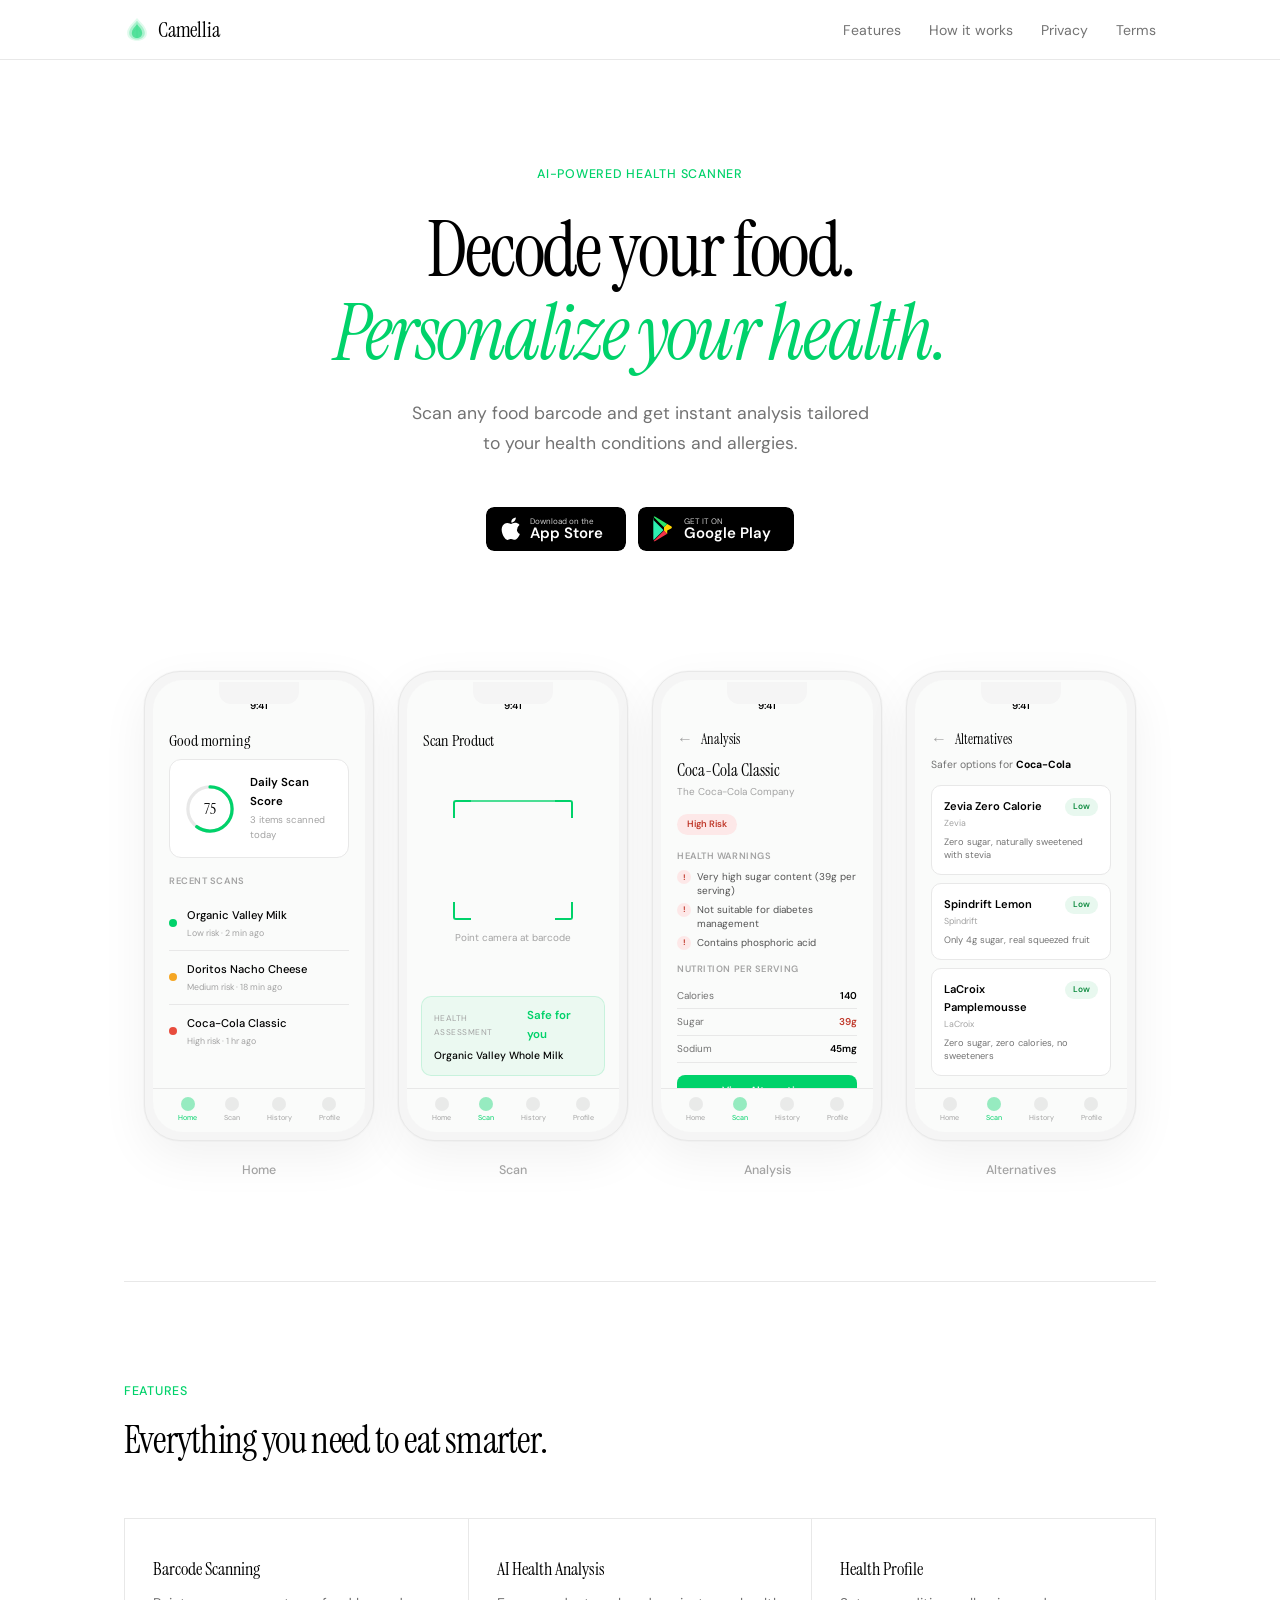
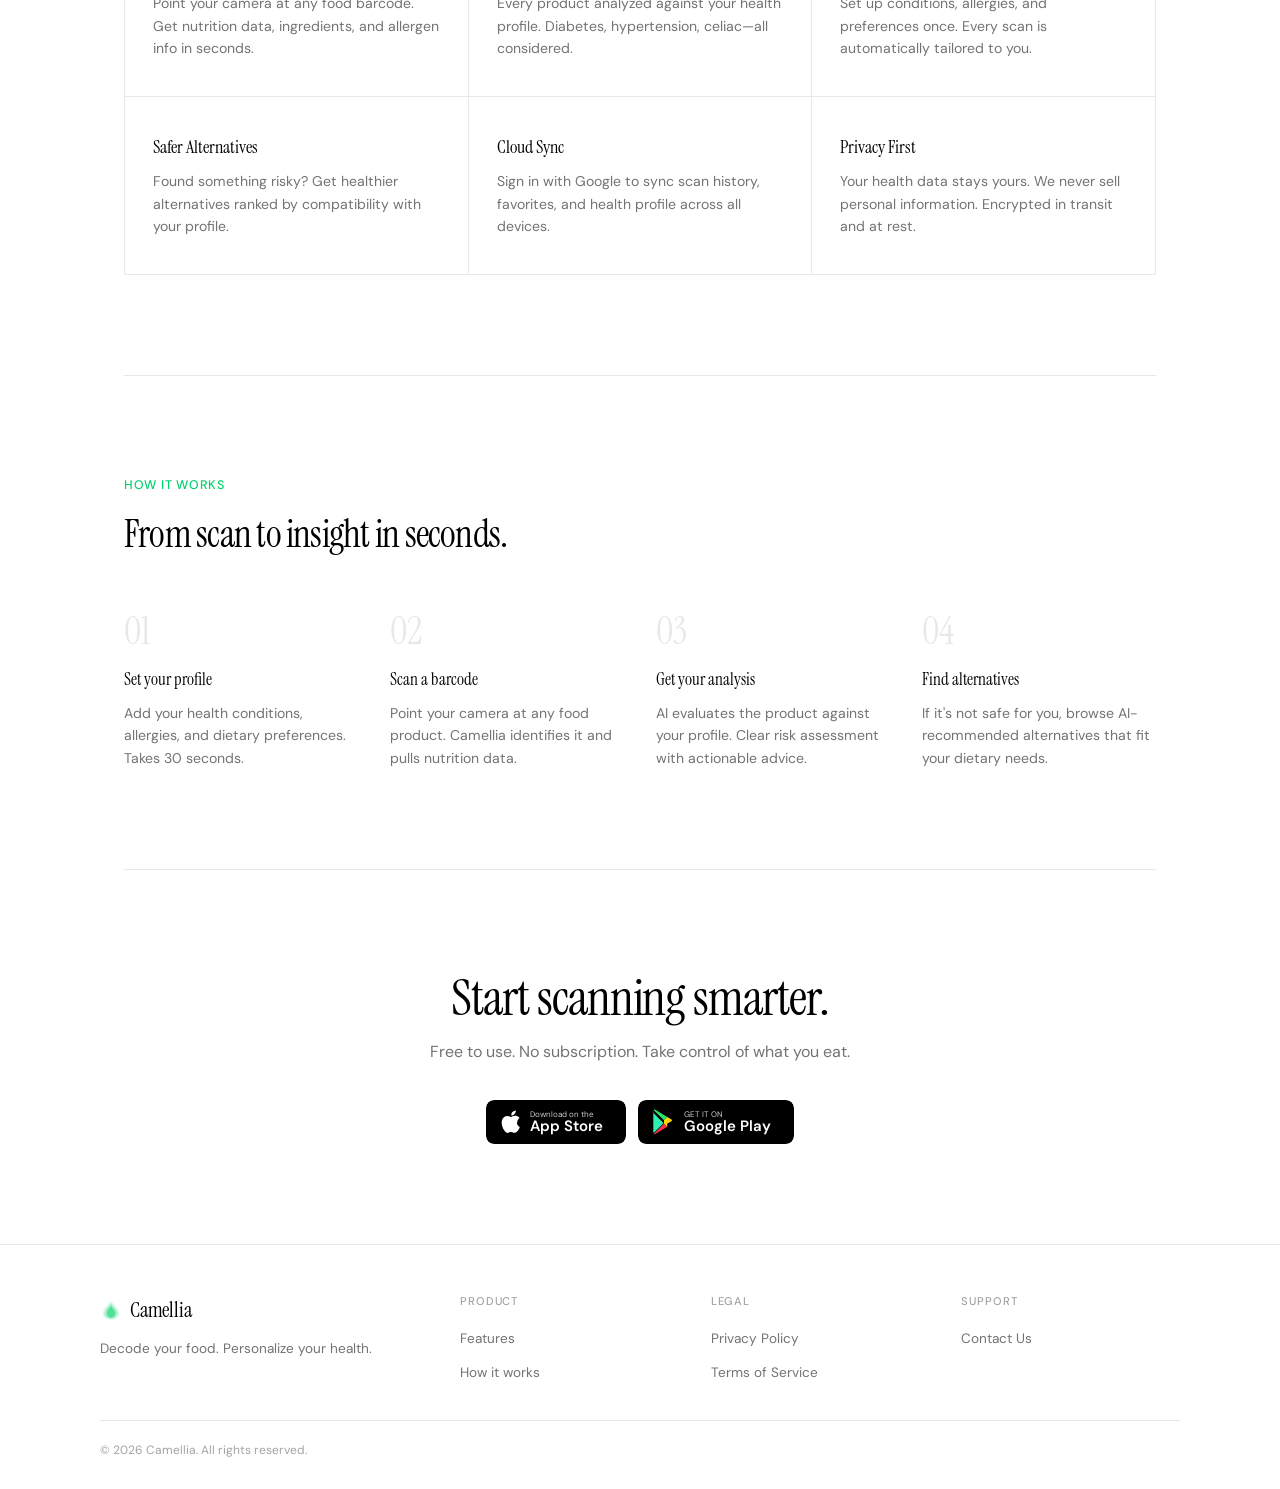
<file: index.html>
<!DOCTYPE html>
<html lang="en">
<head>
  <meta charset="UTF-8">
  <meta name="viewport" content="width=device-width, initial-scale=1.0">
  <title>Camellia — Decode Your Food. Personalize Your Health.</title>
  <meta name="description" content="Scan any food barcode and get instant, AI-powered health analysis personalized to your conditions and allergies.">
  <link rel="stylesheet" href="styles.css">
</head>
<body>

  <nav class="nav">
    <div class="nav-inner">
      <a href="index.html" class="nav-logo">
        <svg width="26" height="26" viewBox="0 0 100 100" fill="none">
          <path d="M50 8C35 25 12 45 12 65C12 84.882 29.118 95 50 95C70.882 95 88 84.882 88 65C88 45 65 25 50 8Z" fill="#00D26A" opacity="0.12"/>
          <path d="M50 18C38 32 20 48 20 65C20 80.464 33.536 90 50 90C66.464 90 80 80.464 80 65C80 48 62 32 50 18Z" fill="#00D26A" opacity="0.25"/>
          <path d="M50 32C42 42 30 53 30 65C30 76.046 38.954 85 50 85C61.046 85 70 76.046 70 65C70 53 58 42 50 32Z" fill="#00D26A" opacity="0.5"/>
          <path d="M50 28V85" stroke="#00D26A" stroke-width="1.5" opacity="0.4"/>
          <path d="M50 48C43 53 36 60 34 66" stroke="#00D26A" stroke-width="1" opacity="0.3"/>
          <path d="M50 48C57 53 64 60 66 66" stroke="#00D26A" stroke-width="1" opacity="0.3"/>
        </svg>
        Camellia
      </a>
      <ul class="nav-links">
        <li><a href="#features">Features</a></li>
        <li><a href="#how-it-works">How it works</a></li>
        <li><a href="privacy.html">Privacy</a></li>
        <li><a href="terms.html">Terms</a></li>
      </ul>
    </div>
  </nav>

  <!-- Hero -->
  <section class="hero">
    <div class="hero-label">AI-Powered Health Scanner</div>
    <h1>Decode your food.<br><em>Personalize your health.</em></h1>
    <p class="hero-desc">Scan any food barcode and get instant analysis tailored to your health conditions and allergies.</p>
    <div class="store-badges">
      <a href="#" class="store-badge">
        <svg width="140" height="44" viewBox="0 0 140 44" xmlns="http://www.w3.org/2000/svg">
          <rect width="140" height="44" rx="8" fill="#000"/>
          <g fill="#fff">
            <path d="M31.2 22.5c0-2.9 2.3-4.3 2.4-4.4-1.3-2-3.4-2.3-4.2-2.3-1.8-.2-3.5 1.1-4.4 1.1s-2.3-1-3.7-1c-1.9 0-3.7 1.1-4.7 2.8-2 3.5-.5 8.6 1.4 11.4.9 1.4 2.1 2.9 3.5 2.8 1.4-.1 2-1 3.7-1s2.2.9 3.7.9 2.5-1.4 3.4-2.7c1.1-1.6 1.5-3.1 1.5-3.2 0 0-2.9-1.1-2.9-4.4zM28.6 14.1c.8-.9 1.3-2.3 1.2-3.6-1.1.1-2.5.7-3.3 1.6-.7.8-1.4 2.2-1.2 3.5 1.3.1 2.5-.6 3.3-1.5z"/>
            <text x="44" y="17" font-family="'DM Sans',sans-serif" font-size="8" fill="#ccc">Download on the</text>
            <text x="44" y="31" font-family="'DM Sans',sans-serif" font-size="15" font-weight="600">App Store</text>
          </g>
        </svg>
      </a>
      <a href="#" class="store-badge">
        <svg width="156" height="44" viewBox="0 0 156 44" xmlns="http://www.w3.org/2000/svg">
          <rect width="156" height="44" rx="8" fill="#000"/>
          <g transform="translate(12, 9) scale(0.6)">
            <path d="M6.1 3.3c-.4.4-.6 1-.6 1.7V38c0 .7.2 1.3.6 1.7l.1.1 16.2-16.2v-.3L6.2 7.1l-.1-.1z" fill="#2CEFB1"/>
            <path d="M28.7 29.8l-5.4-5.4V18.6l5.4-5.4.1.1 6.4 3.6c1.8 1 1.8 2.7 0 3.8l-6.4 3.6-.1.1z" fill="#FFD600"/>
            <path d="M28.8 29.7l-5.5-5.5L6.1 41.5c.6.6 1.6.7 2.7.1L28.8 29.7z" fill="#F43249"/>
            <path d="M28.8 13.3L8.8 1.4C7.7.8 6.7.9 6.1 1.5l17.2 17.2 5.5-5.4z" fill="#2AE668"/>
          </g>
          <g fill="#fff">
            <text x="46" y="17" font-family="'DM Sans',sans-serif" font-size="8" fill="#ccc">GET IT ON</text>
            <text x="46" y="31" font-family="'DM Sans',sans-serif" font-size="15" font-weight="600">Google Play</text>
          </g>
        </svg>
      </a>
    </div>
  </section>

  <!-- App Screenshots -->
  <section class="screenshots">
    <div class="screenshots-inner">

      <!-- Screen 1: Home -->
      <div class="phone-device">
        <div class="phone-notch"></div>
        <div class="phone-screen">
          <div class="app-screen app-home">
            <div class="app-statusbar">9:41</div>
            <div class="app-header">Good morning</div>
            <div class="app-home-content">
              <div class="home-score-card">
                <div class="score-ring">
                  <svg viewBox="0 0 80 80">
                    <circle cx="40" cy="40" r="34" fill="none" stroke="#e8e8e8" stroke-width="5"/>
                    <circle cx="40" cy="40" r="34" fill="none" stroke="#00D26A" stroke-width="5" stroke-dasharray="171" stroke-dashoffset="43" stroke-linecap="round" transform="rotate(-90 40 40)"/>
                  </svg>
                  <span class="score-num">75</span>
                </div>
                <div class="score-info">
                  <div class="score-title">Daily Scan Score</div>
                  <div class="score-sub">3 items scanned today</div>
                </div>
              </div>
              <div class="home-section-label">Recent Scans</div>
              <div class="home-scan-item">
                <div class="scan-item-dot safe"></div>
                <div class="scan-item-info">
                  <div class="scan-item-name">Organic Valley Milk</div>
                  <div class="scan-item-meta">Low risk &middot; 2 min ago</div>
                </div>
              </div>
              <div class="home-scan-item">
                <div class="scan-item-dot warn"></div>
                <div class="scan-item-info">
                  <div class="scan-item-name">Doritos Nacho Cheese</div>
                  <div class="scan-item-meta">Medium risk &middot; 18 min ago</div>
                </div>
              </div>
              <div class="home-scan-item">
                <div class="scan-item-dot danger"></div>
                <div class="scan-item-info">
                  <div class="scan-item-name">Coca-Cola Classic</div>
                  <div class="scan-item-meta">High risk &middot; 1 hr ago</div>
                </div>
              </div>
            </div>
            <div class="app-navbar">
              <div class="app-nav-item active"><div class="app-nav-dot"></div>Home</div>
              <div class="app-nav-item"><div class="app-nav-dot"></div>Scan</div>
              <div class="app-nav-item"><div class="app-nav-dot"></div>History</div>
              <div class="app-nav-item"><div class="app-nav-dot"></div>Profile</div>
            </div>
          </div>
        </div>
      </div>

      <!-- Screen 2: Scan -->
      <div class="phone-device">
        <div class="phone-notch"></div>
        <div class="phone-screen">
          <div class="app-screen">
            <div class="app-statusbar">9:41</div>
            <div class="app-header">Scan Product</div>
            <div class="app-scan-area">
              <div class="scan-viewfinder">
                <div class="scan-corner tl"></div>
                <div class="scan-corner tr"></div>
                <div class="scan-corner bl"></div>
                <div class="scan-corner br"></div>
                <div class="scan-laser"></div>
              </div>
              <div class="scan-hint">Point camera at barcode</div>
            </div>
            <div class="app-result">
              <div class="app-result-row">
                <div class="app-result-label">Health Assessment</div>
                <div class="app-result-value">Safe for you</div>
              </div>
              <div class="app-result-product">Organic Valley Whole Milk</div>
            </div>
            <div class="app-navbar">
              <div class="app-nav-item"><div class="app-nav-dot"></div>Home</div>
              <div class="app-nav-item active"><div class="app-nav-dot"></div>Scan</div>
              <div class="app-nav-item"><div class="app-nav-dot"></div>History</div>
              <div class="app-nav-item"><div class="app-nav-dot"></div>Profile</div>
            </div>
          </div>
        </div>
      </div>

      <!-- Screen 3: Analysis -->
      <div class="phone-device">
        <div class="phone-notch"></div>
        <div class="phone-screen">
          <div class="app-screen app-analysis">
            <div class="app-statusbar">9:41</div>
            <div class="app-header-row">
              <span class="back-arrow">&larr;</span>
              <span>Analysis</span>
            </div>
            <div class="analysis-content">
              <div class="analysis-product">Coca-Cola Classic</div>
              <div class="analysis-brand">The Coca-Cola Company</div>
              <div class="analysis-badge danger">High Risk</div>
              <div class="analysis-section">
                <div class="analysis-section-title">Health Warnings</div>
                <div class="analysis-warning"><span class="warn-icon">!</span> Very high sugar content (39g per serving)</div>
                <div class="analysis-warning"><span class="warn-icon">!</span> Not suitable for diabetes management</div>
                <div class="analysis-warning"><span class="warn-icon">!</span> Contains phosphoric acid</div>
              </div>
              <div class="analysis-section">
                <div class="analysis-section-title">Nutrition per Serving</div>
                <div class="nutrition-row"><span>Calories</span><span class="nutrition-val">140</span></div>
                <div class="nutrition-row"><span>Sugar</span><span class="nutrition-val danger-text">39g</span></div>
                <div class="nutrition-row"><span>Sodium</span><span class="nutrition-val">45mg</span></div>
              </div>
              <div class="analysis-btn">View Alternatives</div>
            </div>
            <div class="app-navbar">
              <div class="app-nav-item"><div class="app-nav-dot"></div>Home</div>
              <div class="app-nav-item active"><div class="app-nav-dot"></div>Scan</div>
              <div class="app-nav-item"><div class="app-nav-dot"></div>History</div>
              <div class="app-nav-item"><div class="app-nav-dot"></div>Profile</div>
            </div>
          </div>
        </div>
      </div>

      <!-- Screen 4: Alternatives -->
      <div class="phone-device">
        <div class="phone-notch"></div>
        <div class="phone-screen">
          <div class="app-screen app-alts">
            <div class="app-statusbar">9:41</div>
            <div class="app-header-row">
              <span class="back-arrow">&larr;</span>
              <span>Alternatives</span>
            </div>
            <div class="alts-content">
              <div class="alts-for">Safer options for <strong>Coca-Cola</strong></div>
              <div class="alt-card">
                <div class="alt-card-top">
                  <div>
                    <div class="alt-name">Zevia Zero Calorie</div>
                    <div class="alt-brand">Zevia</div>
                  </div>
                  <div class="analysis-badge safe-sm">Low</div>
                </div>
                <div class="alt-reason">Zero sugar, naturally sweetened with stevia</div>
              </div>
              <div class="alt-card">
                <div class="alt-card-top">
                  <div>
                    <div class="alt-name">Spindrift Lemon</div>
                    <div class="alt-brand">Spindrift</div>
                  </div>
                  <div class="analysis-badge safe-sm">Low</div>
                </div>
                <div class="alt-reason">Only 4g sugar, real squeezed fruit</div>
              </div>
              <div class="alt-card">
                <div class="alt-card-top">
                  <div>
                    <div class="alt-name">LaCroix Pamplemousse</div>
                    <div class="alt-brand">LaCroix</div>
                  </div>
                  <div class="analysis-badge safe-sm">Low</div>
                </div>
                <div class="alt-reason">Zero sugar, zero calories, no sweeteners</div>
              </div>
            </div>
            <div class="app-navbar">
              <div class="app-nav-item"><div class="app-nav-dot"></div>Home</div>
              <div class="app-nav-item active"><div class="app-nav-dot"></div>Scan</div>
              <div class="app-nav-item"><div class="app-nav-dot"></div>History</div>
              <div class="app-nav-item"><div class="app-nav-dot"></div>Profile</div>
            </div>
          </div>
        </div>
      </div>

    </div>
    <div class="screenshots-labels">
      <span>Home</span><span>Scan</span><span>Analysis</span><span>Alternatives</span>
    </div>
  </section>

  <!-- Features -->
  <div class="divider"><div class="divider-line"></div></div>
  <section class="features" id="features">
    <div class="section-label">Features</div>
    <h2>Everything you need to eat smarter.</h2>
    <div class="features-grid">
      <div class="feature-card">
        <h3>Barcode Scanning</h3>
        <p>Point your camera at any food barcode. Get nutrition data, ingredients, and allergen info in seconds.</p>
      </div>
      <div class="feature-card">
        <h3>AI Health Analysis</h3>
        <p>Every product analyzed against your health profile. Diabetes, hypertension, celiac&mdash;all considered.</p>
      </div>
      <div class="feature-card">
        <h3>Health Profile</h3>
        <p>Set up conditions, allergies, and preferences once. Every scan is automatically tailored to you.</p>
      </div>
      <div class="feature-card">
        <h3>Safer Alternatives</h3>
        <p>Found something risky? Get healthier alternatives ranked by compatibility with your profile.</p>
      </div>
      <div class="feature-card">
        <h3>Cloud Sync</h3>
        <p>Sign in with Google to sync scan history, favorites, and health profile across all devices.</p>
      </div>
      <div class="feature-card">
        <h3>Privacy First</h3>
        <p>Your health data stays yours. We never sell personal information. Encrypted in transit and at rest.</p>
      </div>
    </div>
  </section>

  <!-- How It Works -->
  <div class="divider"><div class="divider-line"></div></div>
  <section class="how-section" id="how-it-works">
    <div class="section-label">How it works</div>
    <h2>From scan to insight in seconds.</h2>
    <div class="steps">
      <div class="step">
        <div class="step-num">01</div>
        <h3>Set your profile</h3>
        <p>Add your health conditions, allergies, and dietary preferences. Takes 30 seconds.</p>
      </div>
      <div class="step">
        <div class="step-num">02</div>
        <h3>Scan a barcode</h3>
        <p>Point your camera at any food product. Camellia identifies it and pulls nutrition data.</p>
      </div>
      <div class="step">
        <div class="step-num">03</div>
        <h3>Get your analysis</h3>
        <p>AI evaluates the product against your profile. Clear risk assessment with actionable advice.</p>
      </div>
      <div class="step">
        <div class="step-num">04</div>
        <h3>Find alternatives</h3>
        <p>If it's not safe for you, browse AI-recommended alternatives that fit your dietary needs.</p>
      </div>
    </div>
  </section>

  <!-- CTA -->
  <div class="divider"><div class="divider-line"></div></div>
  <section class="cta-section">
    <h2>Start scanning smarter.</h2>
    <p>Free to use. No subscription. Take control of what you eat.</p>
    <div class="store-badges">
      <a href="#" class="store-badge">
        <svg width="140" height="44" viewBox="0 0 140 44" xmlns="http://www.w3.org/2000/svg">
          <rect width="140" height="44" rx="8" fill="#000"/>
          <g fill="#fff">
            <path d="M31.2 22.5c0-2.9 2.3-4.3 2.4-4.4-1.3-2-3.4-2.3-4.2-2.3-1.8-.2-3.5 1.1-4.4 1.1s-2.3-1-3.7-1c-1.9 0-3.7 1.1-4.7 2.8-2 3.5-.5 8.6 1.4 11.4.9 1.4 2.1 2.9 3.5 2.8 1.4-.1 2-1 3.7-1s2.2.9 3.7.9 2.5-1.4 3.4-2.7c1.1-1.6 1.5-3.1 1.5-3.2 0 0-2.9-1.1-2.9-4.4zM28.6 14.1c.8-.9 1.3-2.3 1.2-3.6-1.1.1-2.5.7-3.3 1.6-.7.8-1.4 2.2-1.2 3.5 1.3.1 2.5-.6 3.3-1.5z"/>
            <text x="44" y="17" font-family="'DM Sans',sans-serif" font-size="8" fill="#ccc">Download on the</text>
            <text x="44" y="31" font-family="'DM Sans',sans-serif" font-size="15" font-weight="600">App Store</text>
          </g>
        </svg>
      </a>
      <a href="#" class="store-badge">
        <svg width="156" height="44" viewBox="0 0 156 44" xmlns="http://www.w3.org/2000/svg">
          <rect width="156" height="44" rx="8" fill="#000"/>
          <g transform="translate(12, 9) scale(0.6)">
            <path d="M6.1 3.3c-.4.4-.6 1-.6 1.7V38c0 .7.2 1.3.6 1.7l.1.1 16.2-16.2v-.3L6.2 7.1l-.1-.1z" fill="#2CEFB1"/>
            <path d="M28.7 29.8l-5.4-5.4V18.6l5.4-5.4.1.1 6.4 3.6c1.8 1 1.8 2.7 0 3.8l-6.4 3.6-.1.1z" fill="#FFD600"/>
            <path d="M28.8 29.7l-5.5-5.5L6.1 41.5c.6.6 1.6.7 2.7.1L28.8 29.7z" fill="#F43249"/>
            <path d="M28.8 13.3L8.8 1.4C7.7.8 6.7.9 6.1 1.5l17.2 17.2 5.5-5.4z" fill="#2AE668"/>
          </g>
          <g fill="#fff">
            <text x="46" y="17" font-family="'DM Sans',sans-serif" font-size="8" fill="#ccc">GET IT ON</text>
            <text x="46" y="31" font-family="'DM Sans',sans-serif" font-size="15" font-weight="600">Google Play</text>
          </g>
        </svg>
      </a>
    </div>
  </section>

  <!-- Footer -->
  <footer class="footer">
    <div class="footer-inner">
      <div class="footer-brand">
        <a href="index.html" class="nav-logo">
          <svg width="22" height="22" viewBox="0 0 100 100" fill="none"><path d="M50 8C35 25 12 45 12 65C12 84.882 29.118 95 50 95C70.882 95 88 84.882 88 65C88 45 65 25 50 8Z" fill="#00D26A" opacity="0.12"/><path d="M50 18C38 32 20 48 20 65C20 80.464 33.536 90 50 90C66.464 90 80 80.464 80 65C80 48 62 32 50 18Z" fill="#00D26A" opacity="0.25"/><path d="M50 32C42 42 30 53 30 65C30 76.046 38.954 85 50 85C61.046 85 70 76.046 70 65C70 53 58 42 50 32Z" fill="#00D26A" opacity="0.5"/><path d="M50 28V85" stroke="#00D26A" stroke-width="1.5" opacity="0.4"/></svg>
          Camellia
        </a>
        <p>Decode your food. Personalize your health.</p>
      </div>
      <div class="footer-links">
        <h4>Product</h4>
        <ul>
          <li><a href="#features">Features</a></li>
          <li><a href="#how-it-works">How it works</a></li>
        </ul>
      </div>
      <div class="footer-links">
        <h4>Legal</h4>
        <ul>
          <li><a href="privacy.html">Privacy Policy</a></li>
          <li><a href="terms.html">Terms of Service</a></li>
        </ul>
      </div>
      <div class="footer-links">
        <h4>Support</h4>
        <ul>
          <li><a href="mailto:support@camellia.app">Contact Us</a></li>
        </ul>
      </div>
    </div>
    <div class="footer-bottom">&copy; 2026 Camellia. All rights reserved.</div>
  </footer>

</body>
</html>
</file>
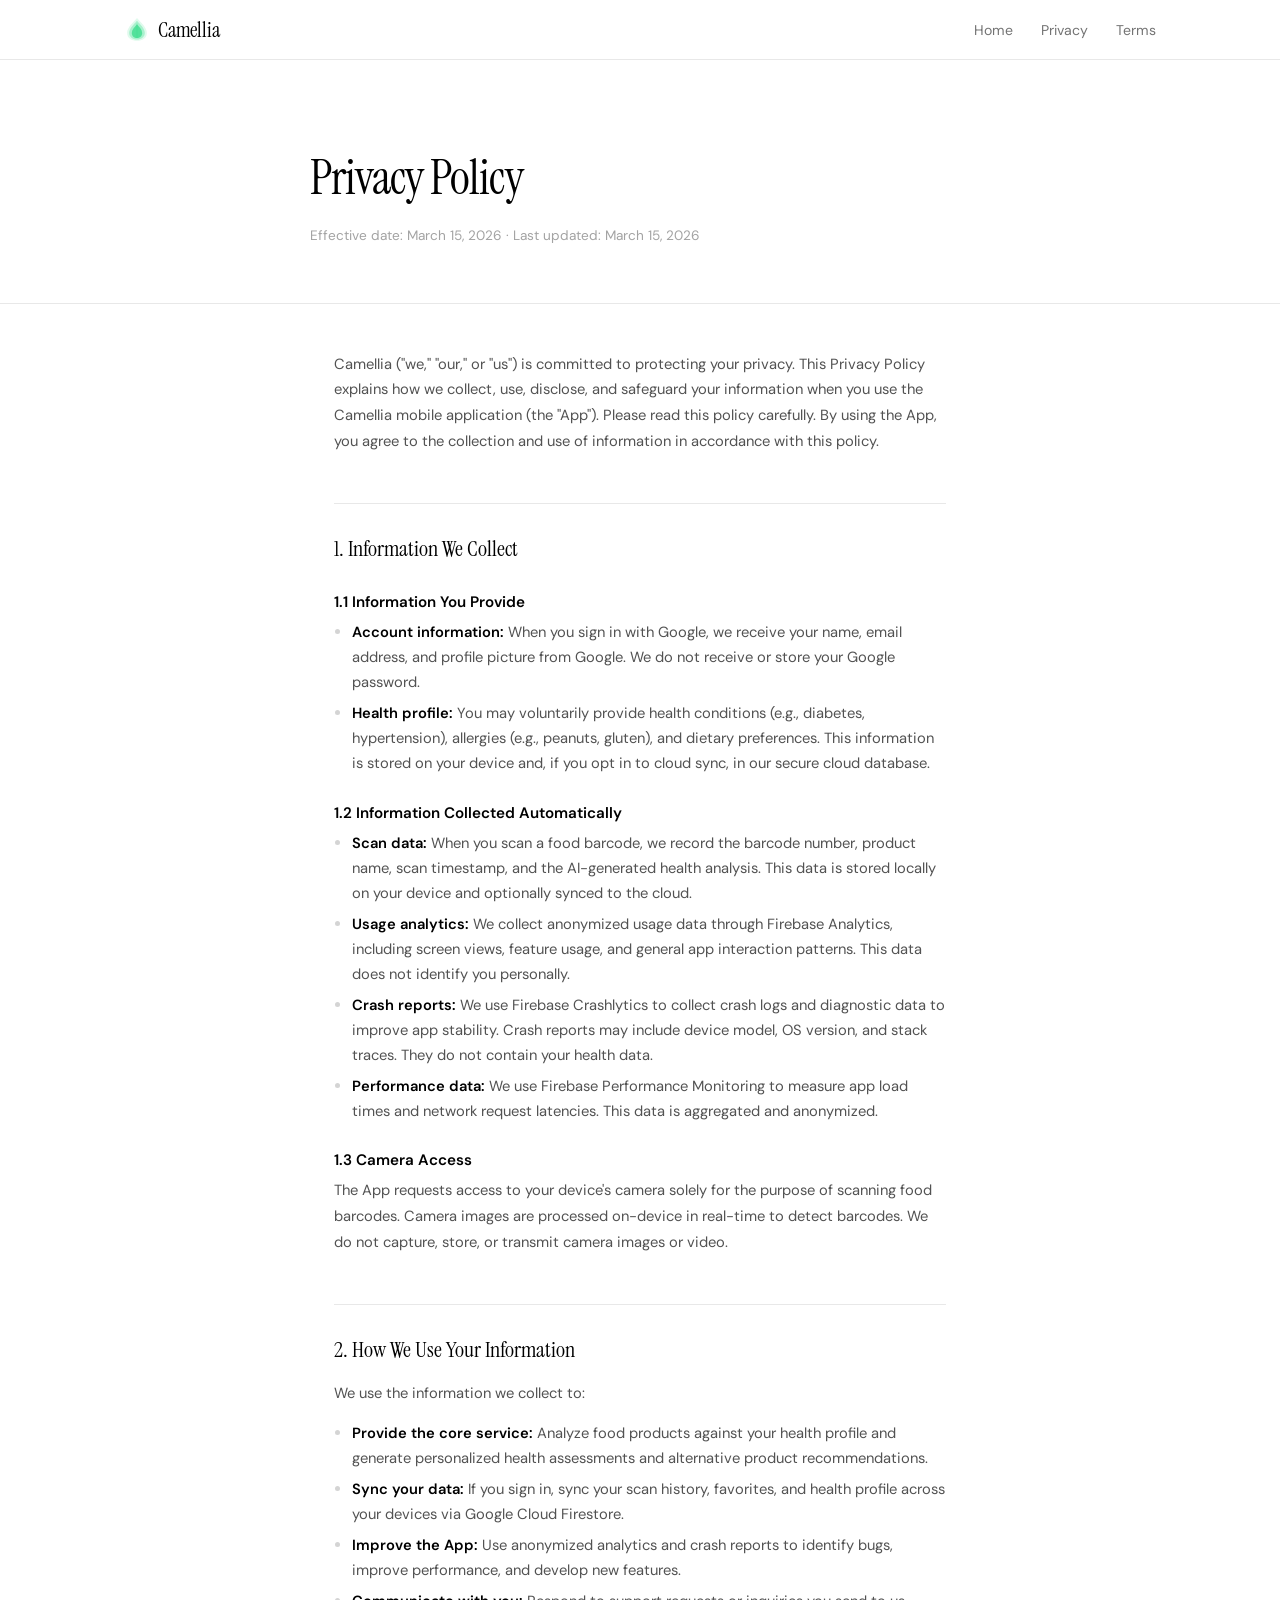
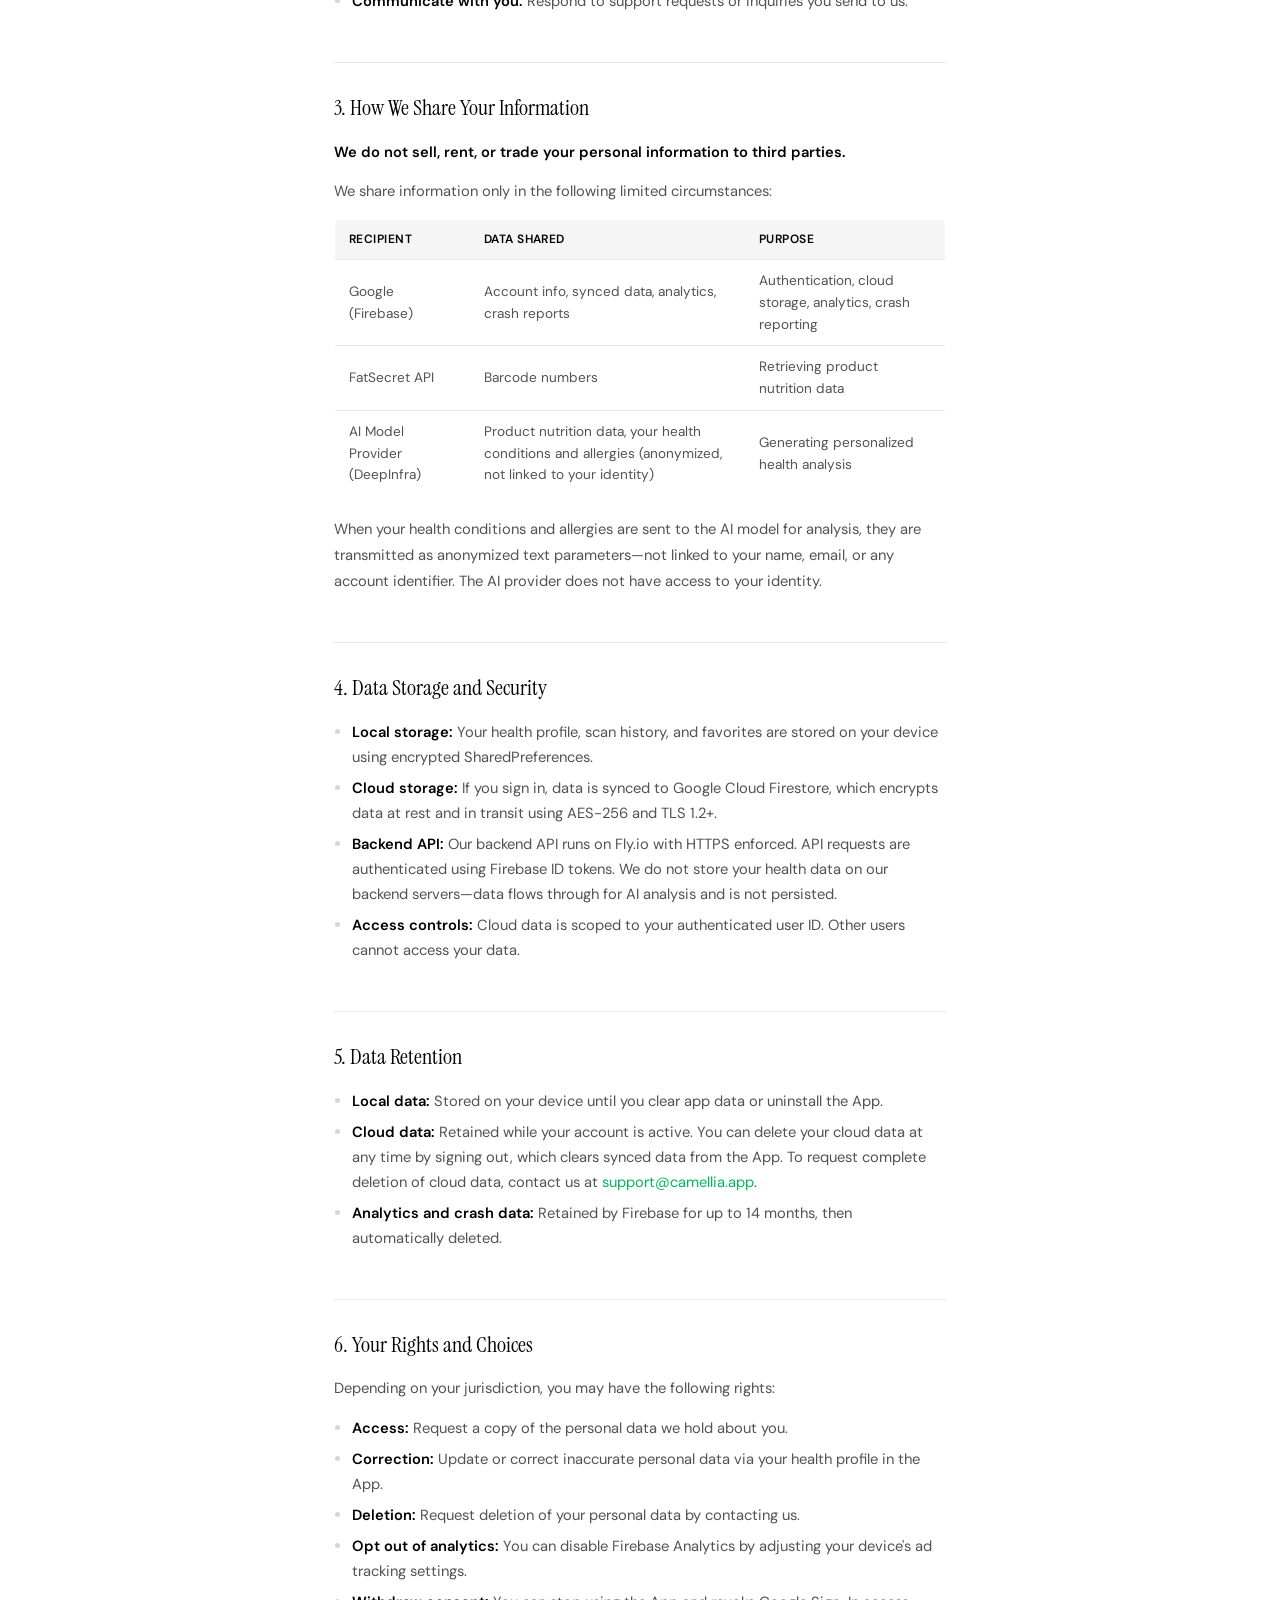
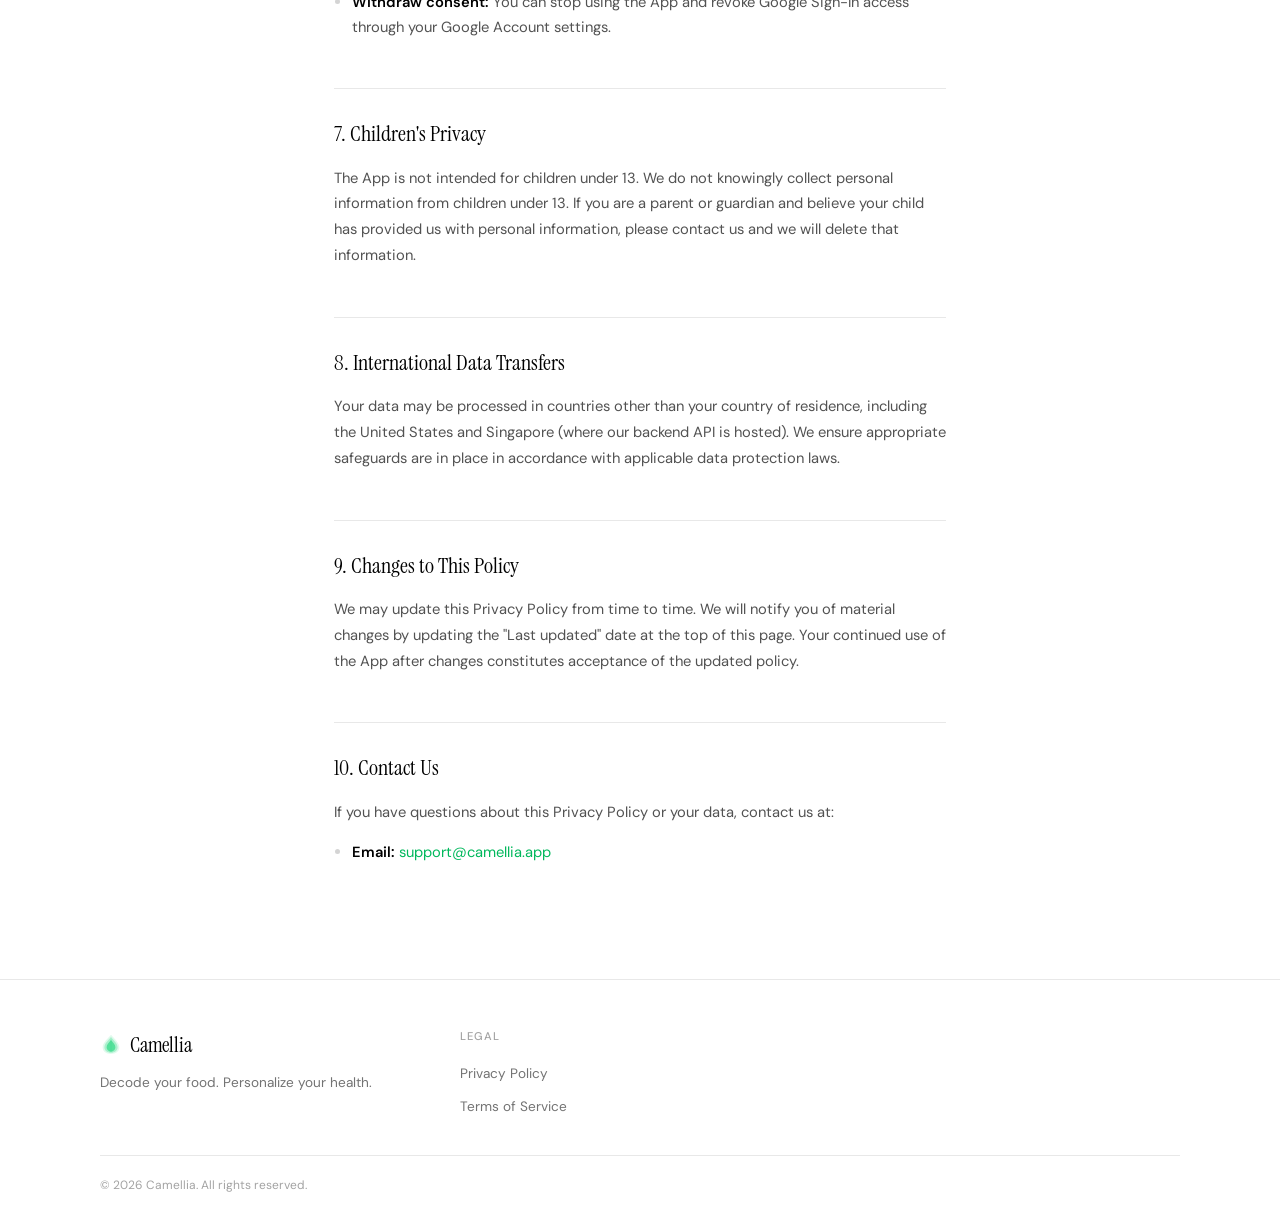
<file: privacy.html>
<!DOCTYPE html>
<html lang="en">
<head>
  <meta charset="UTF-8">
  <meta name="viewport" content="width=device-width, initial-scale=1.0">
  <title>Privacy Policy — Camellia</title>
  <meta name="description" content="Camellia Privacy Policy — how we collect, use, and protect your data.">
  <link rel="stylesheet" href="styles.css">
</head>
<body>

  <nav class="nav">
    <div class="nav-inner">
      <a href="index.html" class="nav-logo">
        <svg width="26" height="26" viewBox="0 0 100 100" fill="none"><path d="M50 8C35 25 12 45 12 65C12 84.882 29.118 95 50 95C70.882 95 88 84.882 88 65C88 45 65 25 50 8Z" fill="#00D26A" opacity="0.12"/><path d="M50 18C38 32 20 48 20 65C20 80.464 33.536 90 50 90C66.464 90 80 80.464 80 65C80 48 62 32 50 18Z" fill="#00D26A" opacity="0.25"/><path d="M50 32C42 42 30 53 30 65C30 76.046 38.954 85 50 85C61.046 85 70 76.046 70 65C70 53 58 42 50 32Z" fill="#00D26A" opacity="0.5"/><path d="M50 28V85" stroke="#00D26A" stroke-width="1.5" opacity="0.4"/></svg>
        Camellia
      </a>
      <ul class="nav-links">
        <li><a href="index.html">Home</a></li>
        <li><a href="privacy.html">Privacy</a></li>
        <li><a href="terms.html">Terms</a></li>
      </ul>
    </div>
  </nav>

  <div class="legal-hero-section">
    <div class="legal-hero-inner">
      <h1>Privacy Policy</h1>
      <p class="legal-meta">Effective date: March 15, 2026 &middot; Last updated: March 15, 2026</p>
    </div>
  </div>

  <main class="legal-page">
    <p>Camellia ("we," "our," or "us") is committed to protecting your privacy. This Privacy Policy explains how we collect, use, disclose, and safeguard your information when you use the Camellia mobile application (the "App"). Please read this policy carefully. By using the App, you agree to the collection and use of information in accordance with this policy.</p>

    <h2>1. Information We Collect</h2>
    <h3>1.1 Information You Provide</h3>
    <ul>
      <li><strong>Account information:</strong> When you sign in with Google, we receive your name, email address, and profile picture from Google. We do not receive or store your Google password.</li>
      <li><strong>Health profile:</strong> You may voluntarily provide health conditions (e.g., diabetes, hypertension), allergies (e.g., peanuts, gluten), and dietary preferences. This information is stored on your device and, if you opt in to cloud sync, in our secure cloud database.</li>
    </ul>
    <h3>1.2 Information Collected Automatically</h3>
    <ul>
      <li><strong>Scan data:</strong> When you scan a food barcode, we record the barcode number, product name, scan timestamp, and the AI-generated health analysis. This data is stored locally on your device and optionally synced to the cloud.</li>
      <li><strong>Usage analytics:</strong> We collect anonymized usage data through Firebase Analytics, including screen views, feature usage, and general app interaction patterns. This data does not identify you personally.</li>
      <li><strong>Crash reports:</strong> We use Firebase Crashlytics to collect crash logs and diagnostic data to improve app stability. Crash reports may include device model, OS version, and stack traces. They do not contain your health data.</li>
      <li><strong>Performance data:</strong> We use Firebase Performance Monitoring to measure app load times and network request latencies. This data is aggregated and anonymized.</li>
    </ul>
    <h3>1.3 Camera Access</h3>
    <p>The App requests access to your device's camera solely for the purpose of scanning food barcodes. Camera images are processed on-device in real-time to detect barcodes. We do not capture, store, or transmit camera images or video.</p>

    <h2>2. How We Use Your Information</h2>
    <p>We use the information we collect to:</p>
    <ul>
      <li><strong>Provide the core service:</strong> Analyze food products against your health profile and generate personalized health assessments and alternative product recommendations.</li>
      <li><strong>Sync your data:</strong> If you sign in, sync your scan history, favorites, and health profile across your devices via Google Cloud Firestore.</li>
      <li><strong>Improve the App:</strong> Use anonymized analytics and crash reports to identify bugs, improve performance, and develop new features.</li>
      <li><strong>Communicate with you:</strong> Respond to support requests or inquiries you send to us.</li>
    </ul>

    <h2>3. How We Share Your Information</h2>
    <p><strong>We do not sell, rent, or trade your personal information to third parties.</strong></p>
    <p>We share information only in the following limited circumstances:</p>
    <table>
      <thead><tr><th>Recipient</th><th>Data Shared</th><th>Purpose</th></tr></thead>
      <tbody>
        <tr><td>Google (Firebase)</td><td>Account info, synced data, analytics, crash reports</td><td>Authentication, cloud storage, analytics, crash reporting</td></tr>
        <tr><td>FatSecret API</td><td>Barcode numbers</td><td>Retrieving product nutrition data</td></tr>
        <tr><td>AI Model Provider (DeepInfra)</td><td>Product nutrition data, your health conditions and allergies (anonymized, not linked to your identity)</td><td>Generating personalized health analysis</td></tr>
      </tbody>
    </table>
    <p>When your health conditions and allergies are sent to the AI model for analysis, they are transmitted as anonymized text parameters&mdash;not linked to your name, email, or any account identifier. The AI provider does not have access to your identity.</p>

    <h2>4. Data Storage and Security</h2>
    <ul>
      <li><strong>Local storage:</strong> Your health profile, scan history, and favorites are stored on your device using encrypted SharedPreferences.</li>
      <li><strong>Cloud storage:</strong> If you sign in, data is synced to Google Cloud Firestore, which encrypts data at rest and in transit using AES-256 and TLS 1.2+.</li>
      <li><strong>Backend API:</strong> Our backend API runs on Fly.io with HTTPS enforced. API requests are authenticated using Firebase ID tokens. We do not store your health data on our backend servers&mdash;data flows through for AI analysis and is not persisted.</li>
      <li><strong>Access controls:</strong> Cloud data is scoped to your authenticated user ID. Other users cannot access your data.</li>
    </ul>

    <h2>5. Data Retention</h2>
    <ul>
      <li><strong>Local data:</strong> Stored on your device until you clear app data or uninstall the App.</li>
      <li><strong>Cloud data:</strong> Retained while your account is active. You can delete your cloud data at any time by signing out, which clears synced data from the App. To request complete deletion of cloud data, contact us at <a href="mailto:support@camellia.app">support@camellia.app</a>.</li>
      <li><strong>Analytics and crash data:</strong> Retained by Firebase for up to 14 months, then automatically deleted.</li>
    </ul>

    <h2>6. Your Rights and Choices</h2>
    <p>Depending on your jurisdiction, you may have the following rights:</p>
    <ul>
      <li><strong>Access:</strong> Request a copy of the personal data we hold about you.</li>
      <li><strong>Correction:</strong> Update or correct inaccurate personal data via your health profile in the App.</li>
      <li><strong>Deletion:</strong> Request deletion of your personal data by contacting us.</li>
      <li><strong>Opt out of analytics:</strong> You can disable Firebase Analytics by adjusting your device's ad tracking settings.</li>
      <li><strong>Withdraw consent:</strong> You can stop using the App and revoke Google Sign-In access through your Google Account settings.</li>
    </ul>

    <h2>7. Children's Privacy</h2>
    <p>The App is not intended for children under 13. We do not knowingly collect personal information from children under 13. If you are a parent or guardian and believe your child has provided us with personal information, please contact us and we will delete that information.</p>

    <h2>8. International Data Transfers</h2>
    <p>Your data may be processed in countries other than your country of residence, including the United States and Singapore (where our backend API is hosted). We ensure appropriate safeguards are in place in accordance with applicable data protection laws.</p>

    <h2>9. Changes to This Policy</h2>
    <p>We may update this Privacy Policy from time to time. We will notify you of material changes by updating the "Last updated" date at the top of this page. Your continued use of the App after changes constitutes acceptance of the updated policy.</p>

    <h2>10. Contact Us</h2>
    <p>If you have questions about this Privacy Policy or your data, contact us at:</p>
    <ul>
      <li><strong>Email:</strong> <a href="mailto:support@camellia.app">support@camellia.app</a></li>
    </ul>
  </main>

  <footer class="footer">
    <div class="footer-inner">
      <div class="footer-brand">
        <a href="index.html" class="nav-logo">
          <svg width="22" height="22" viewBox="0 0 100 100" fill="none"><path d="M50 8C35 25 12 45 12 65C12 84.882 29.118 95 50 95C70.882 95 88 84.882 88 65C88 45 65 25 50 8Z" fill="#00D26A" opacity="0.12"/><path d="M50 18C38 32 20 48 20 65C20 80.464 33.536 90 50 90C66.464 90 80 80.464 80 65C80 48 62 32 50 18Z" fill="#00D26A" opacity="0.25"/><path d="M50 32C42 42 30 53 30 65C30 76.046 38.954 85 50 85C61.046 85 70 76.046 70 65C70 53 58 42 50 32Z" fill="#00D26A" opacity="0.5"/><path d="M50 28V85" stroke="#00D26A" stroke-width="1.5" opacity="0.4"/></svg>
          Camellia
        </a>
        <p>Decode your food. Personalize your health.</p>
      </div>
      <div class="footer-links">
        <h4>Legal</h4>
        <ul>
          <li><a href="privacy.html">Privacy Policy</a></li>
          <li><a href="terms.html">Terms of Service</a></li>
        </ul>
      </div>
    </div>
    <div class="footer-bottom">&copy; 2026 Camellia. All rights reserved.</div>
  </footer>

</body>
</html>
</file>
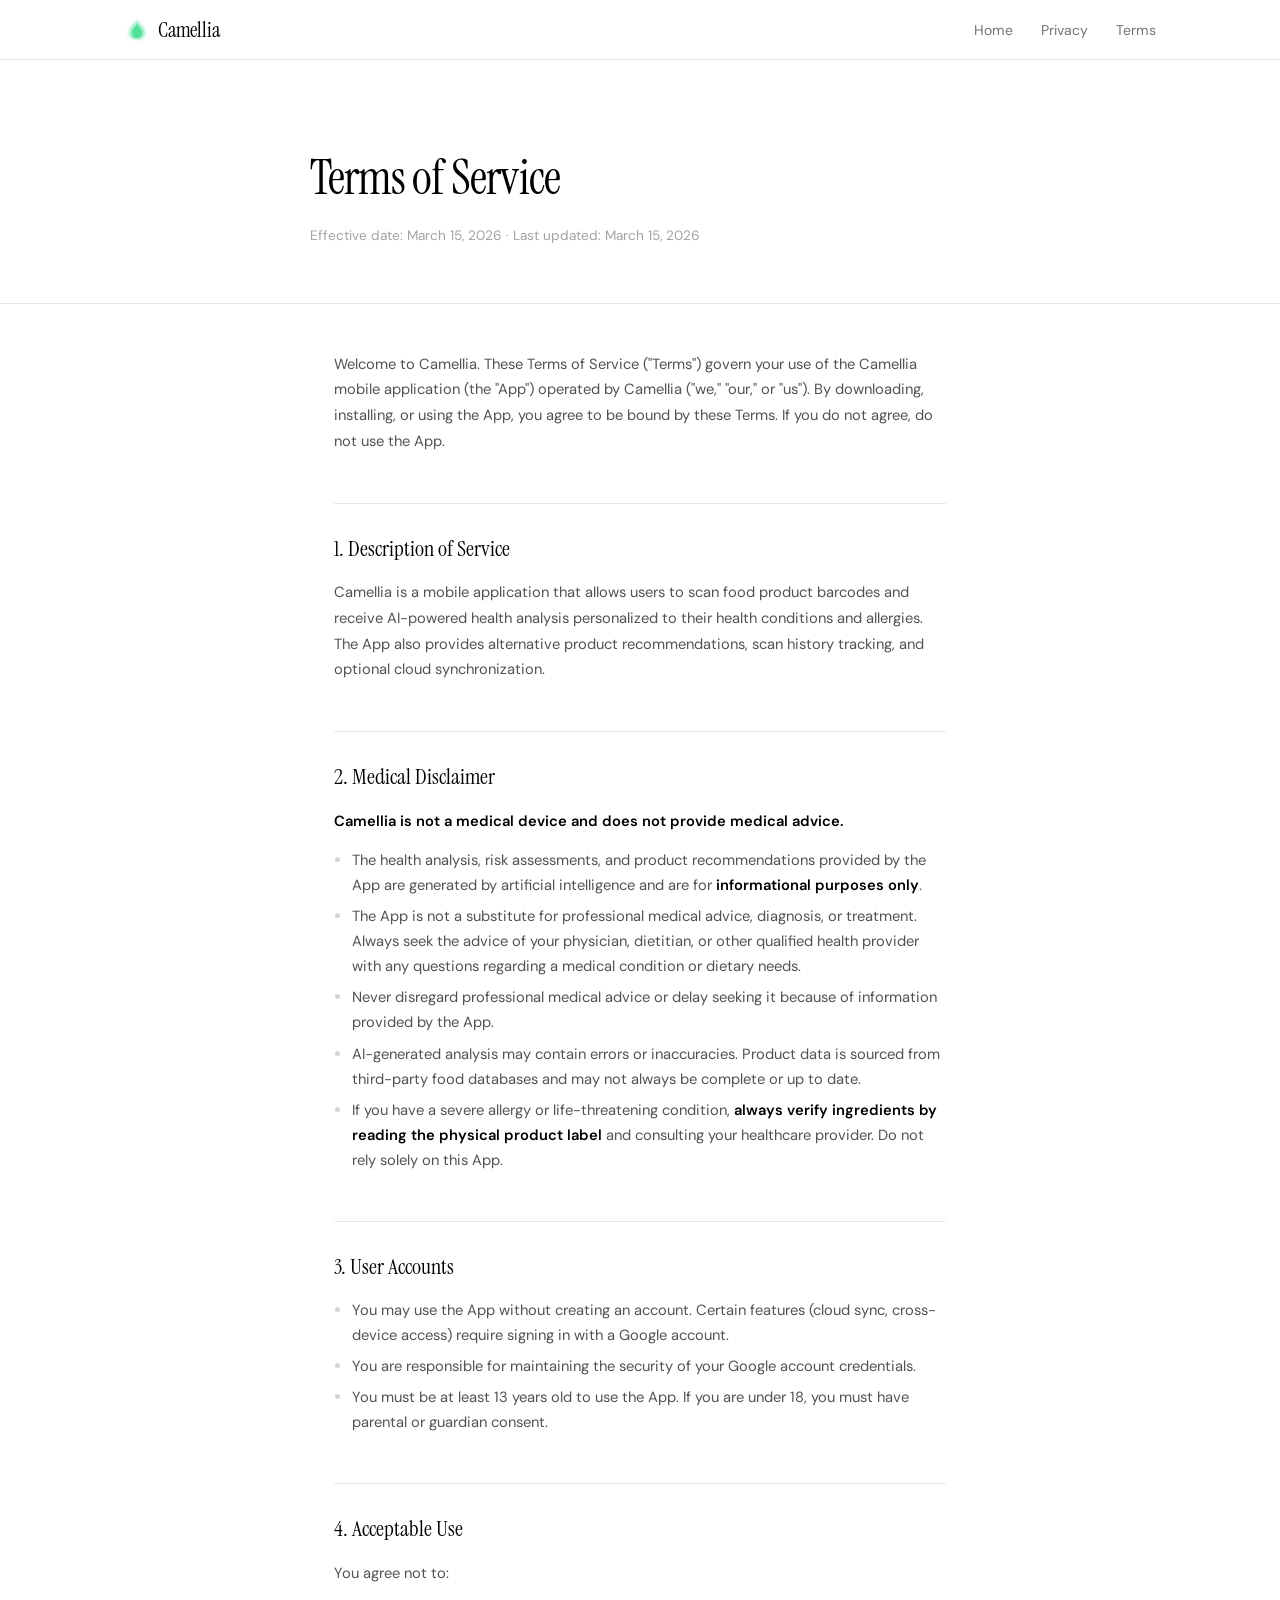
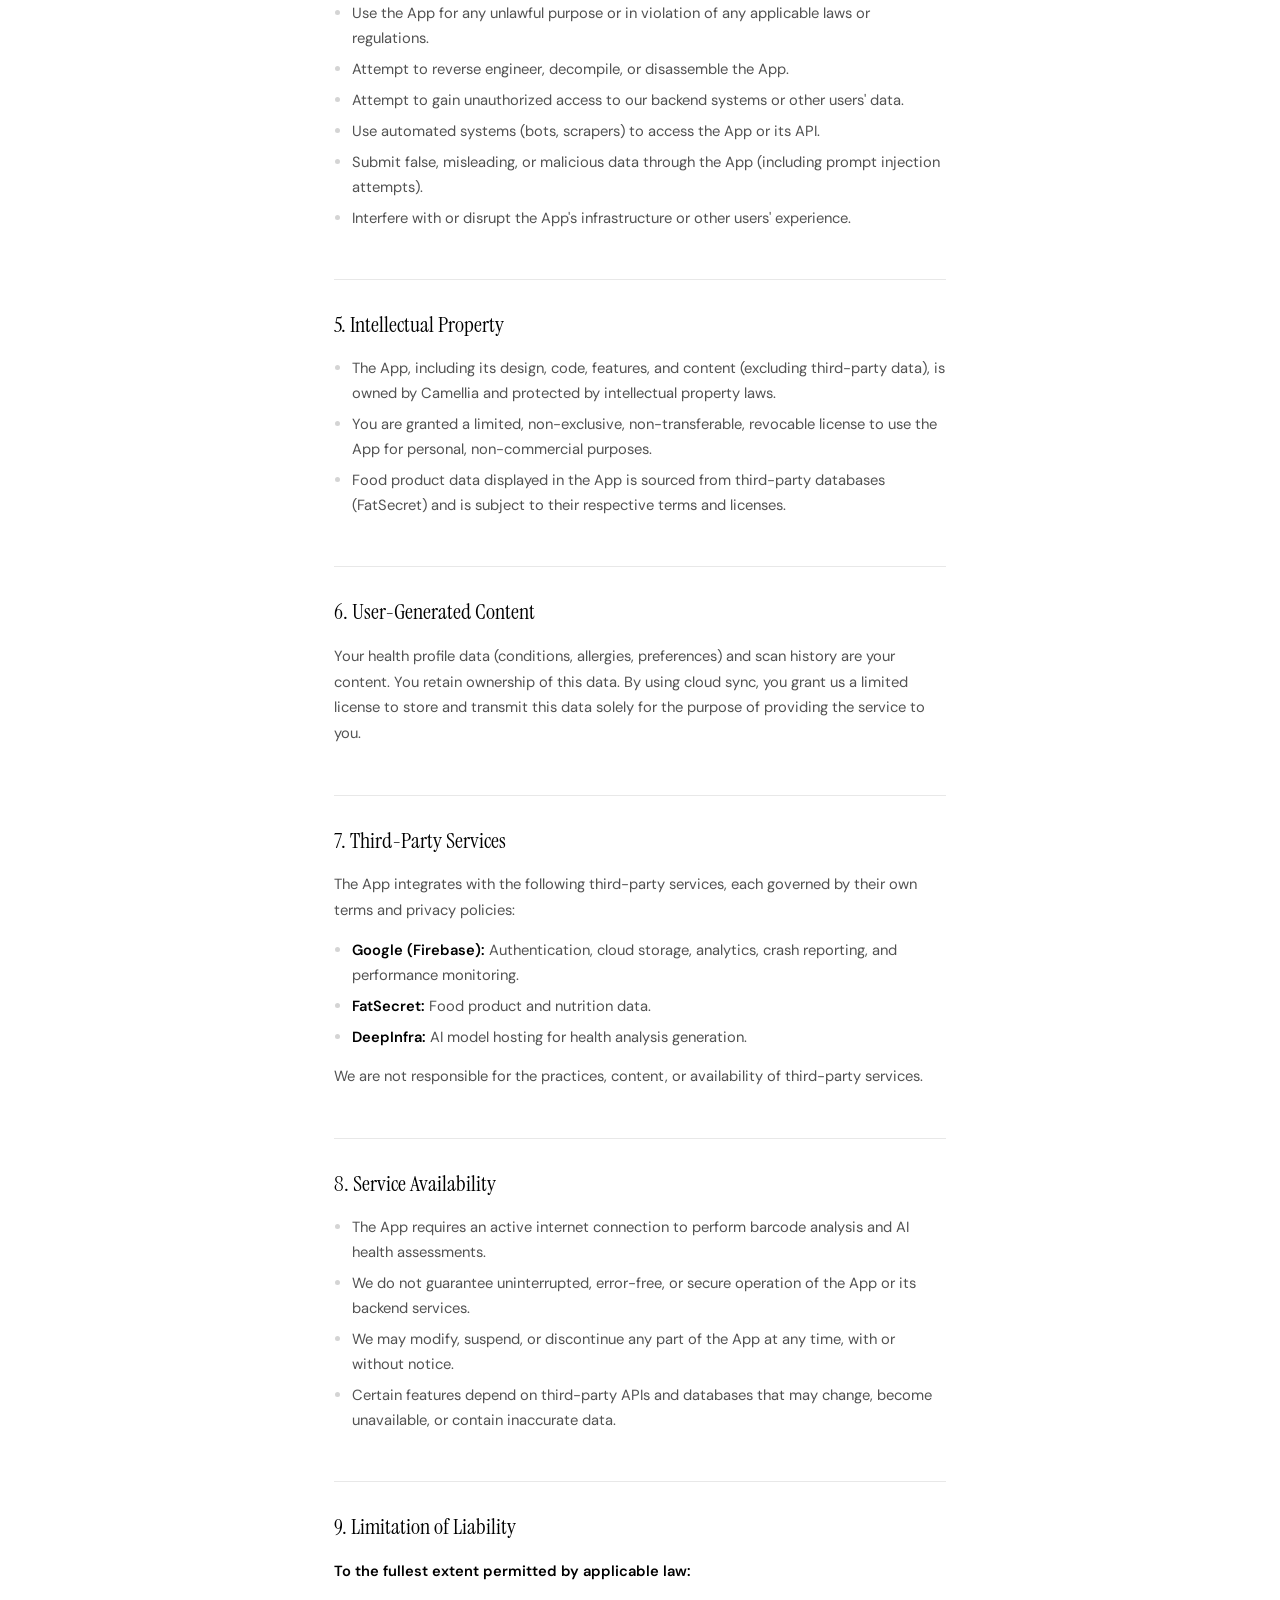
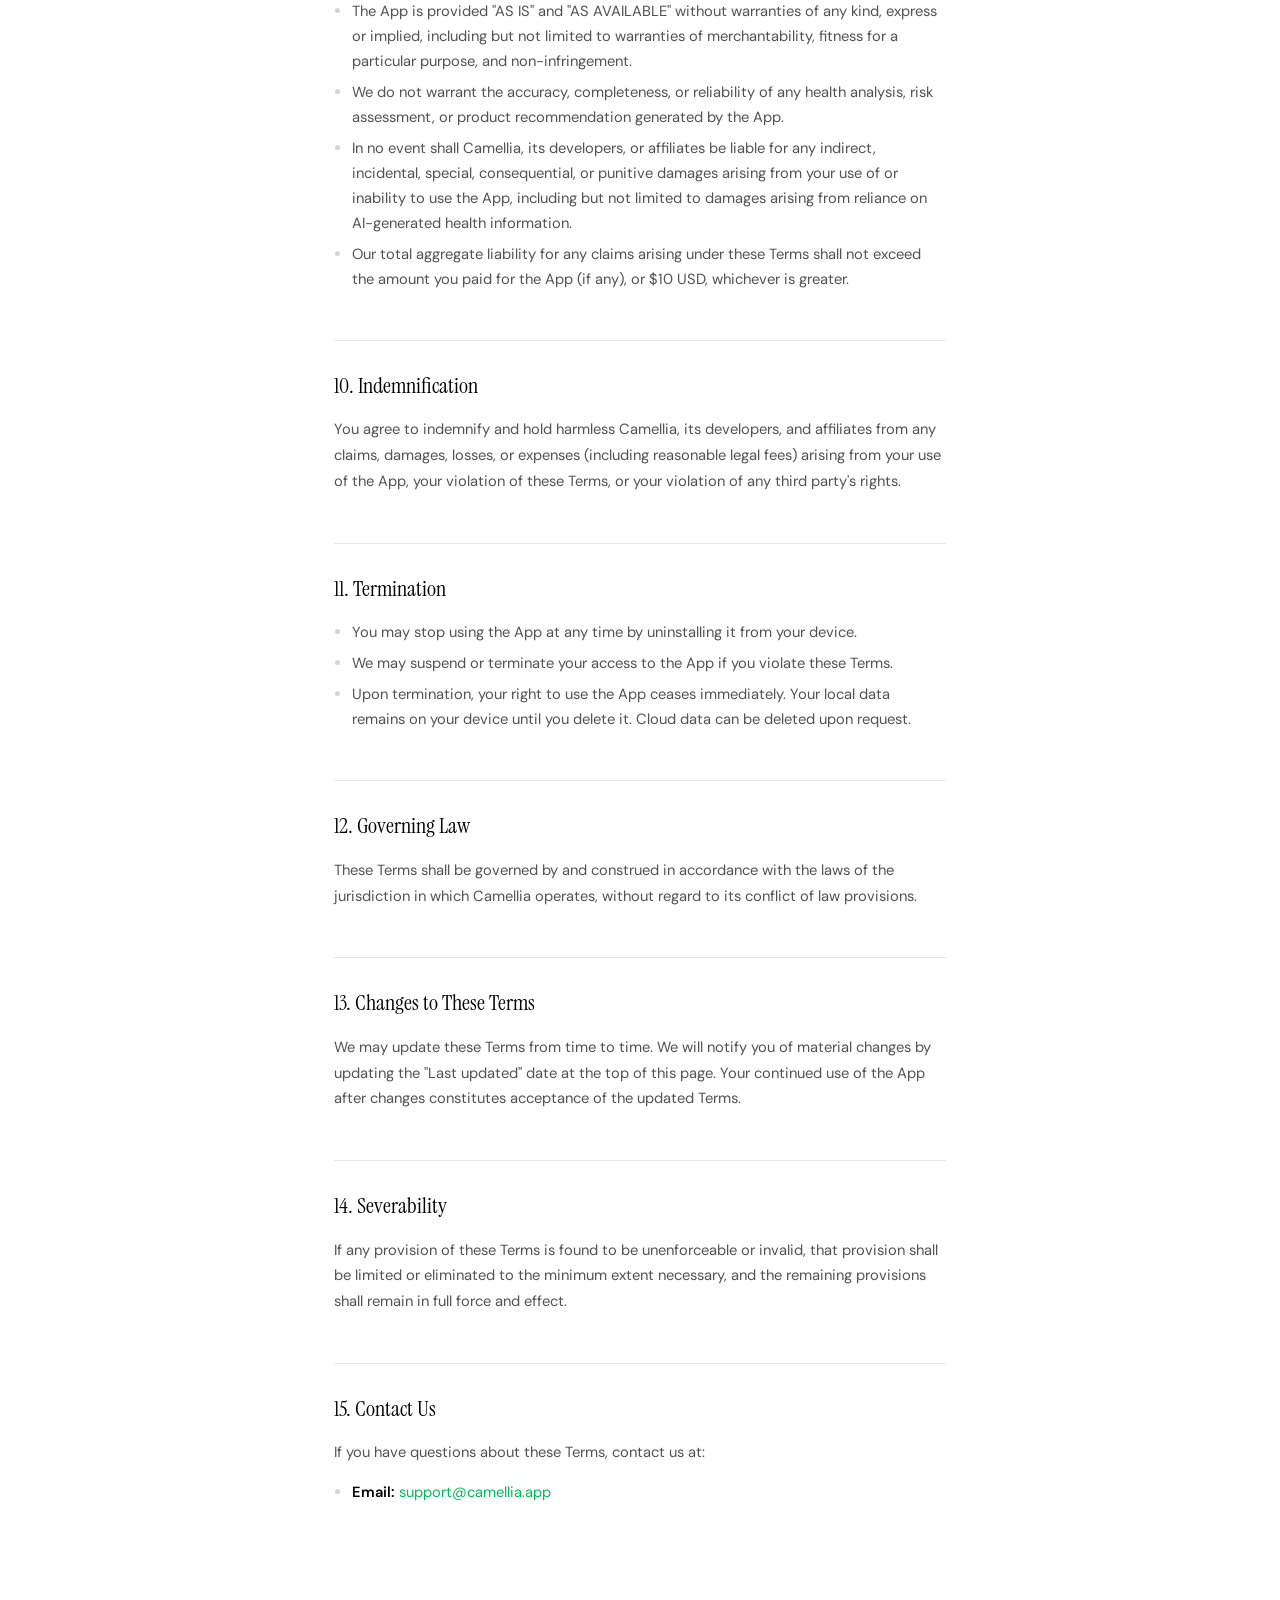
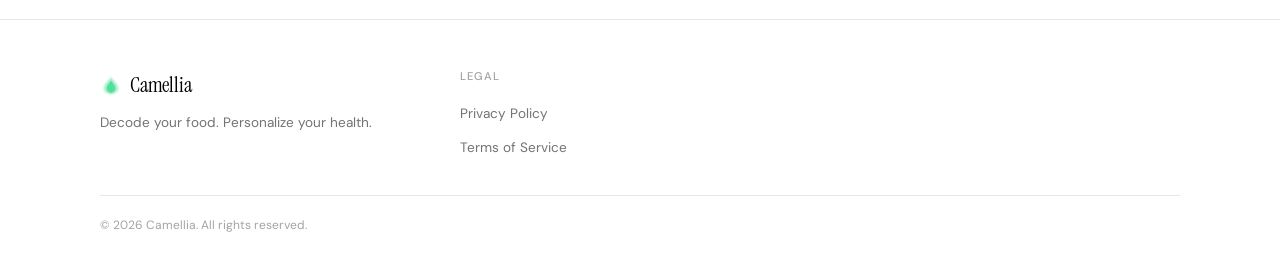
<file: terms.html>
<!DOCTYPE html>
<html lang="en">
<head>
  <meta charset="UTF-8">
  <meta name="viewport" content="width=device-width, initial-scale=1.0">
  <title>Terms of Service — Camellia</title>
  <meta name="description" content="Camellia Terms of Service — rules and guidelines for using the Camellia app.">
  <link rel="stylesheet" href="styles.css">
</head>
<body>

  <nav class="nav">
    <div class="nav-inner">
      <a href="index.html" class="nav-logo">
        <svg width="26" height="26" viewBox="0 0 100 100" fill="none"><path d="M50 8C35 25 12 45 12 65C12 84.882 29.118 95 50 95C70.882 95 88 84.882 88 65C88 45 65 25 50 8Z" fill="#00D26A" opacity="0.12"/><path d="M50 18C38 32 20 48 20 65C20 80.464 33.536 90 50 90C66.464 90 80 80.464 80 65C80 48 62 32 50 18Z" fill="#00D26A" opacity="0.25"/><path d="M50 32C42 42 30 53 30 65C30 76.046 38.954 85 50 85C61.046 85 70 76.046 70 65C70 53 58 42 50 32Z" fill="#00D26A" opacity="0.5"/><path d="M50 28V85" stroke="#00D26A" stroke-width="1.5" opacity="0.4"/></svg>
        Camellia
      </a>
      <ul class="nav-links">
        <li><a href="index.html">Home</a></li>
        <li><a href="privacy.html">Privacy</a></li>
        <li><a href="terms.html">Terms</a></li>
      </ul>
    </div>
  </nav>

  <div class="legal-hero-section">
    <div class="legal-hero-inner">
      <h1>Terms of Service</h1>
      <p class="legal-meta">Effective date: March 15, 2026 &middot; Last updated: March 15, 2026</p>
    </div>
  </div>

  <main class="legal-page">
    <p>Welcome to Camellia. These Terms of Service ("Terms") govern your use of the Camellia mobile application (the "App") operated by Camellia ("we," "our," or "us"). By downloading, installing, or using the App, you agree to be bound by these Terms. If you do not agree, do not use the App.</p>

    <h2>1. Description of Service</h2>
    <p>Camellia is a mobile application that allows users to scan food product barcodes and receive AI-powered health analysis personalized to their health conditions and allergies. The App also provides alternative product recommendations, scan history tracking, and optional cloud synchronization.</p>

    <h2>2. Medical Disclaimer</h2>
    <p><strong>Camellia is not a medical device and does not provide medical advice.</strong></p>
    <ul>
      <li>The health analysis, risk assessments, and product recommendations provided by the App are generated by artificial intelligence and are for <strong>informational purposes only</strong>.</li>
      <li>The App is not a substitute for professional medical advice, diagnosis, or treatment. Always seek the advice of your physician, dietitian, or other qualified health provider with any questions regarding a medical condition or dietary needs.</li>
      <li>Never disregard professional medical advice or delay seeking it because of information provided by the App.</li>
      <li>AI-generated analysis may contain errors or inaccuracies. Product data is sourced from third-party food databases and may not always be complete or up to date.</li>
      <li>If you have a severe allergy or life-threatening condition, <strong>always verify ingredients by reading the physical product label</strong> and consulting your healthcare provider. Do not rely solely on this App.</li>
    </ul>

    <h2>3. User Accounts</h2>
    <ul>
      <li>You may use the App without creating an account. Certain features (cloud sync, cross-device access) require signing in with a Google account.</li>
      <li>You are responsible for maintaining the security of your Google account credentials.</li>
      <li>You must be at least 13 years old to use the App. If you are under 18, you must have parental or guardian consent.</li>
    </ul>

    <h2>4. Acceptable Use</h2>
    <p>You agree not to:</p>
    <ul>
      <li>Use the App for any unlawful purpose or in violation of any applicable laws or regulations.</li>
      <li>Attempt to reverse engineer, decompile, or disassemble the App.</li>
      <li>Attempt to gain unauthorized access to our backend systems or other users' data.</li>
      <li>Use automated systems (bots, scrapers) to access the App or its API.</li>
      <li>Submit false, misleading, or malicious data through the App (including prompt injection attempts).</li>
      <li>Interfere with or disrupt the App's infrastructure or other users' experience.</li>
    </ul>

    <h2>5. Intellectual Property</h2>
    <ul>
      <li>The App, including its design, code, features, and content (excluding third-party data), is owned by Camellia and protected by intellectual property laws.</li>
      <li>You are granted a limited, non-exclusive, non-transferable, revocable license to use the App for personal, non-commercial purposes.</li>
      <li>Food product data displayed in the App is sourced from third-party databases (FatSecret) and is subject to their respective terms and licenses.</li>
    </ul>

    <h2>6. User-Generated Content</h2>
    <p>Your health profile data (conditions, allergies, preferences) and scan history are your content. You retain ownership of this data. By using cloud sync, you grant us a limited license to store and transmit this data solely for the purpose of providing the service to you.</p>

    <h2>7. Third-Party Services</h2>
    <p>The App integrates with the following third-party services, each governed by their own terms and privacy policies:</p>
    <ul>
      <li><strong>Google (Firebase):</strong> Authentication, cloud storage, analytics, crash reporting, and performance monitoring.</li>
      <li><strong>FatSecret:</strong> Food product and nutrition data.</li>
      <li><strong>DeepInfra:</strong> AI model hosting for health analysis generation.</li>
    </ul>
    <p>We are not responsible for the practices, content, or availability of third-party services.</p>

    <h2>8. Service Availability</h2>
    <ul>
      <li>The App requires an active internet connection to perform barcode analysis and AI health assessments.</li>
      <li>We do not guarantee uninterrupted, error-free, or secure operation of the App or its backend services.</li>
      <li>We may modify, suspend, or discontinue any part of the App at any time, with or without notice.</li>
      <li>Certain features depend on third-party APIs and databases that may change, become unavailable, or contain inaccurate data.</li>
    </ul>

    <h2>9. Limitation of Liability</h2>
    <p><strong>To the fullest extent permitted by applicable law:</strong></p>
    <ul>
      <li>The App is provided "AS IS" and "AS AVAILABLE" without warranties of any kind, express or implied, including but not limited to warranties of merchantability, fitness for a particular purpose, and non-infringement.</li>
      <li>We do not warrant the accuracy, completeness, or reliability of any health analysis, risk assessment, or product recommendation generated by the App.</li>
      <li>In no event shall Camellia, its developers, or affiliates be liable for any indirect, incidental, special, consequential, or punitive damages arising from your use of or inability to use the App, including but not limited to damages arising from reliance on AI-generated health information.</li>
      <li>Our total aggregate liability for any claims arising under these Terms shall not exceed the amount you paid for the App (if any), or $10 USD, whichever is greater.</li>
    </ul>

    <h2>10. Indemnification</h2>
    <p>You agree to indemnify and hold harmless Camellia, its developers, and affiliates from any claims, damages, losses, or expenses (including reasonable legal fees) arising from your use of the App, your violation of these Terms, or your violation of any third party's rights.</p>

    <h2>11. Termination</h2>
    <ul>
      <li>You may stop using the App at any time by uninstalling it from your device.</li>
      <li>We may suspend or terminate your access to the App if you violate these Terms.</li>
      <li>Upon termination, your right to use the App ceases immediately. Your local data remains on your device until you delete it. Cloud data can be deleted upon request.</li>
    </ul>

    <h2>12. Governing Law</h2>
    <p>These Terms shall be governed by and construed in accordance with the laws of the jurisdiction in which Camellia operates, without regard to its conflict of law provisions.</p>

    <h2>13. Changes to These Terms</h2>
    <p>We may update these Terms from time to time. We will notify you of material changes by updating the "Last updated" date at the top of this page. Your continued use of the App after changes constitutes acceptance of the updated Terms.</p>

    <h2>14. Severability</h2>
    <p>If any provision of these Terms is found to be unenforceable or invalid, that provision shall be limited or eliminated to the minimum extent necessary, and the remaining provisions shall remain in full force and effect.</p>

    <h2>15. Contact Us</h2>
    <p>If you have questions about these Terms, contact us at:</p>
    <ul>
      <li><strong>Email:</strong> <a href="mailto:support@camellia.app">support@camellia.app</a></li>
    </ul>
  </main>

  <footer class="footer">
    <div class="footer-inner">
      <div class="footer-brand">
        <a href="index.html" class="nav-logo">
          <svg width="22" height="22" viewBox="0 0 100 100" fill="none"><path d="M50 8C35 25 12 45 12 65C12 84.882 29.118 95 50 95C70.882 95 88 84.882 88 65C88 45 65 25 50 8Z" fill="#00D26A" opacity="0.12"/><path d="M50 18C38 32 20 48 20 65C20 80.464 33.536 90 50 90C66.464 90 80 80.464 80 65C80 48 62 32 50 18Z" fill="#00D26A" opacity="0.25"/><path d="M50 32C42 42 30 53 30 65C30 76.046 38.954 85 50 85C61.046 85 70 76.046 70 65C70 53 58 42 50 32Z" fill="#00D26A" opacity="0.5"/><path d="M50 28V85" stroke="#00D26A" stroke-width="1.5" opacity="0.4"/></svg>
          Camellia
        </a>
        <p>Decode your food. Personalize your health.</p>
      </div>
      <div class="footer-links">
        <h4>Legal</h4>
        <ul>
          <li><a href="privacy.html">Privacy Policy</a></li>
          <li><a href="terms.html">Terms of Service</a></li>
        </ul>
      </div>
    </div>
    <div class="footer-bottom">&copy; 2026 Camellia. All rights reserved.</div>
  </footer>

</body>
</html>
</file>
<file: styles.css>
@import url('https://fonts.googleapis.com/css2?family=DM+Sans:ital,opsz,wght@0,9..40,300;0,9..40,400;0,9..40,500;0,9..40,600;1,9..40,400&family=Instrument+Serif:ital@0;1&display=swap');

:root {
  --white: #ffffff;
  --black: #000000;
  --gray-100: #f5f5f5;
  --gray-200: #e8e8e8;
  --gray-300: #d4d4d4;
  --gray-400: #a3a3a3;
  --gray-500: #737373;
  --gray-600: #525252;
  --accent: #00D26A;
  --accent-dim: #00b85c;

  --font-body: 'DM Sans', sans-serif;
  --font-display: 'Instrument Serif', Georgia, serif;
  --max-w: 1080px;
  --max-w-narrow: 660px;
}

*, *::before, *::after { margin: 0; padding: 0; box-sizing: border-box; }
html { font-size: 16px; scroll-behavior: smooth; -webkit-font-smoothing: antialiased; }
body { font-family: var(--font-body); color: var(--black); background: var(--white); line-height: 1.6; overflow-x: hidden; }
a { color: inherit; text-decoration: none; }
::selection { background: var(--accent); color: var(--white); }

/* ---- NAV ---- */
.nav {
  position: fixed; top: 0; left: 0; right: 0; z-index: 1000;
  background: rgba(255,255,255,0.9);
  backdrop-filter: blur(16px); -webkit-backdrop-filter: blur(16px);
  border-bottom: 1px solid var(--gray-200);
  height: 60px;
}
.nav-inner {
  max-width: var(--max-w); margin: 0 auto;
  display: flex; align-items: center; justify-content: space-between;
  padding: 0 24px; height: 100%;
}
.nav-logo {
  display: flex; align-items: center; gap: 8px;
  font-family: var(--font-display); font-size: 1.3rem;
  color: var(--black); letter-spacing: -0.01em;
}
.nav-logo svg { flex-shrink: 0; }
.nav-links { display: flex; gap: 28px; list-style: none; }
.nav-links a {
  font-size: 0.88rem; font-weight: 400;
  color: var(--gray-500); transition: color 0.2s;
}
.nav-links a:hover { color: var(--black); }

/* ---- HERO ---- */
.hero {
  padding: 160px 24px 120px;
  text-align: center;
  max-width: var(--max-w); margin: 0 auto;
}
.hero-label {
  display: inline-block;
  font-size: 0.78rem; font-weight: 500;
  letter-spacing: 0.06em; text-transform: uppercase;
  color: var(--accent); margin-bottom: 24px;
}
.hero h1 {
  font-family: var(--font-display);
  font-size: clamp(3rem, 6vw, 4.8rem);
  font-weight: 400; font-style: normal;
  line-height: 1.08; letter-spacing: -0.03em;
  color: var(--black); margin-bottom: 24px;
}
.hero h1 em {
  font-style: italic; color: var(--accent);
}
.hero-desc {
  font-size: 1.1rem; color: var(--gray-500); line-height: 1.7;
  max-width: 460px; margin: 0 auto 48px;
}
.store-badges {
  display: flex; gap: 12px; justify-content: center; flex-wrap: wrap;
}
.store-badge {
  height: 44px; border-radius: 8px; overflow: hidden;
  transition: opacity 0.2s, transform 0.15s; display: block;
}
.store-badge:hover { opacity: 0.8; transform: translateY(-1px); }
.store-badge svg { height: 100%; width: auto; display: block; }

/* ---- SCREENSHOTS SHOWCASE ---- */
.screenshots {
  max-width: 1200px; margin: 0 auto;
  padding: 0 24px 40px;
}
.screenshots-inner {
  display: flex; justify-content: center; align-items: flex-end;
  gap: 24px; padding-bottom: 20px;
}
.screenshots-labels {
  display: flex; justify-content: center; gap: 24px;
  padding-bottom: 60px;
}
.screenshots-labels span {
  width: 230px; text-align: center;
  font-size: 0.78rem; color: var(--gray-400); font-weight: 500;
}

/* Phone frame */
.phone-device {
  width: 230px; height: 470px; flex-shrink: 0;
  background: var(--gray-100);
  border: 1px solid var(--gray-200);
  border-radius: 36px; padding: 8px;
  box-shadow: 0 16px 48px rgba(0,0,0,0.06), 0 0 0 1px rgba(0,0,0,0.02);
  transition: transform 0.3s, box-shadow 0.3s;
}
.phone-device:hover {
  transform: translateY(-4px);
  box-shadow: 0 24px 64px rgba(0,0,0,0.1), 0 0 0 1px rgba(0,0,0,0.03);
}
.phone-featured {
  box-shadow: 0 24px 64px rgba(0,0,0,0.1), 0 0 0 1px rgba(0,0,0,0.04);
}
.phone-notch {
  position: relative; width: 80px; height: 22px;
  background: var(--gray-100); border-radius: 0 0 12px 12px;
  margin: 0 auto; z-index: 10; top: 2px;
}
.phone-screen {
  width: 100%; height: 100%;
  background: #fafbfa; border-radius: 30px;
  overflow: hidden; position: relative; margin-top: -22px;
}

/* Shared app elements */
.app-screen { width: 100%; height: 100%; display: flex; flex-direction: column; background: #fafbfa; }
.app-statusbar {
  height: 38px; display: flex; align-items: flex-end; justify-content: center;
  padding-bottom: 4px; font-size: 0.62rem; font-weight: 600; color: var(--black);
}
.app-header {
  padding: 10px 16px 6px;
  font-family: var(--font-display); font-size: 1rem;
  color: var(--black);
}
.app-header-row {
  padding: 10px 16px 6px; display: flex; align-items: center; gap: 8px;
  font-family: var(--font-display); font-size: 0.9rem; color: var(--black);
}
.back-arrow { font-size: 1rem; color: var(--gray-400); line-height: 1; }
.app-navbar {
  height: 44px; display: flex; justify-content: space-around; align-items: center;
  border-top: 1px solid var(--gray-200); padding: 0 12px; flex-shrink: 0;
}
.app-nav-item {
  display: flex; flex-direction: column; align-items: center; gap: 1px;
  font-size: 0.45rem; color: var(--gray-400);
}
.app-nav-item.active { color: var(--accent); }
.app-nav-dot { width: 14px; height: 14px; border-radius: 50%; background: currentColor; opacity: 0.2; }
.app-nav-item.active .app-nav-dot { opacity: 0.4; }

/* Scan screen */
.app-scan-area {
  flex: 1; display: flex; flex-direction: column;
  align-items: center; justify-content: center; padding: 0 16px;
}
.scan-viewfinder { width: 120px; height: 120px; position: relative; margin-bottom: 10px; }
.scan-corner {
  position: absolute; width: 18px; height: 18px;
  border-color: var(--accent); border-style: solid; border-width: 0;
}
.scan-corner.tl { top:0;left:0;border-top-width:2.5px;border-left-width:2.5px;border-radius:3px 0 0 0; }
.scan-corner.tr { top:0;right:0;border-top-width:2.5px;border-right-width:2.5px;border-radius:0 3px 0 0; }
.scan-corner.bl { bottom:0;left:0;border-bottom-width:2.5px;border-left-width:2.5px;border-radius:0 0 0 3px; }
.scan-corner.br { bottom:0;right:0;border-bottom-width:2.5px;border-right-width:2.5px;border-radius:0 0 3px 0; }
.scan-laser {
  position: absolute; left: 8%; right: 8%; height: 2px;
  background: var(--accent); opacity: 0.7;
  animation: laser 2.5s ease-in-out infinite;
}
@keyframes laser { 0%,100%{top:20%;opacity:0.4} 50%{top:75%;opacity:0.9} }
.scan-hint { font-size: 0.62rem; color: var(--gray-400); }
.app-result {
  margin: 10px 14px 12px;
  background: rgba(0,210,106,0.06); border: 1px solid rgba(0,210,106,0.15);
  border-radius: 10px; padding: 10px 12px;
}
.app-result-row { display: flex; justify-content: space-between; align-items: center; }
.app-result-label { font-size: 0.52rem; text-transform: uppercase; letter-spacing: 0.06em; color: var(--gray-400); }
.app-result-value { font-size: 0.72rem; font-weight: 600; color: var(--accent); }
.app-result-product { font-size: 0.65rem; font-weight: 500; color: var(--black); margin-top: 4px; }

/* Home screen */
.app-home-content { flex: 1; padding: 0 16px; overflow: hidden; }
.home-score-card {
  display: flex; align-items: center; gap: 14px;
  padding: 14px; background: var(--white);
  border: 1px solid var(--gray-200); border-radius: 12px;
  margin-bottom: 16px;
}
.score-ring { position: relative; width: 52px; height: 52px; flex-shrink: 0; }
.score-ring svg { width: 100%; height: 100%; }
.score-num {
  position: absolute; inset: 0; display: flex; align-items: center; justify-content: center;
  font-family: var(--font-display); font-size: 1rem; color: var(--black);
}
.score-title { font-size: 0.72rem; font-weight: 600; color: var(--black); }
.score-sub { font-size: 0.6rem; color: var(--gray-400); margin-top: 1px; }
.home-section-label {
  font-size: 0.58rem; font-weight: 600; text-transform: uppercase;
  letter-spacing: 0.06em; color: var(--gray-400); margin-bottom: 8px;
}
.home-scan-item {
  display: flex; align-items: center; gap: 10px;
  padding: 10px 0; border-bottom: 1px solid var(--gray-200);
}
.home-scan-item:last-child { border-bottom: none; }
.scan-item-dot { width: 8px; height: 8px; border-radius: 50%; flex-shrink: 0; }
.scan-item-dot.safe { background: var(--accent); }
.scan-item-dot.warn { background: #F5A623; }
.scan-item-dot.danger { background: #E84C3D; }
.scan-item-name { font-size: 0.7rem; font-weight: 500; color: var(--black); }
.scan-item-meta { font-size: 0.55rem; color: var(--gray-400); margin-top: 1px; }

/* Analysis screen */
.analysis-content { flex: 1; padding: 0 16px; overflow: hidden; }
.analysis-product { font-family: var(--font-display); font-size: 1.05rem; color: var(--black); }
.analysis-brand { font-size: 0.62rem; color: var(--gray-400); margin-bottom: 10px; }
.analysis-badge {
  display: inline-block; padding: 3px 10px;
  border-radius: 100px; font-size: 0.58rem; font-weight: 600;
  margin-bottom: 14px;
}
.analysis-badge.danger { background: #FDE8E8; color: #C0392B; }
.analysis-badge.safe-sm { background: #E8F8EF; color: #0B8A3E; font-size: 0.52rem; padding: 2px 8px; }
.analysis-section { margin-bottom: 12px; }
.analysis-section-title {
  font-size: 0.58rem; font-weight: 600; text-transform: uppercase;
  letter-spacing: 0.06em; color: var(--gray-400); margin-bottom: 6px;
}
.analysis-warning {
  display: flex; align-items: flex-start; gap: 6px;
  font-size: 0.62rem; color: var(--gray-600); line-height: 1.4; margin-bottom: 5px;
}
.warn-icon {
  display: inline-flex; align-items: center; justify-content: center;
  width: 14px; height: 14px; border-radius: 50%; flex-shrink: 0;
  background: #FDE8E8; color: #C0392B; font-size: 0.5rem; font-weight: 700;
}
.nutrition-row {
  display: flex; justify-content: space-between; align-items: center;
  padding: 5px 0; border-bottom: 1px solid var(--gray-200);
  font-size: 0.62rem; color: var(--gray-500);
}
.nutrition-val { font-weight: 600; color: var(--black); }
.danger-text { color: #C0392B; }
.analysis-btn {
  margin-top: 12px; padding: 8px; text-align: center;
  background: var(--accent); color: var(--white);
  border-radius: 8px; font-size: 0.65rem; font-weight: 600;
}

/* Alternatives screen */
.alts-content { flex: 1; padding: 0 16px; overflow: hidden; }
.alts-for { font-size: 0.65rem; color: var(--gray-500); margin-bottom: 12px; }
.alts-for strong { color: var(--black); }
.alt-card {
  padding: 12px; background: var(--white);
  border: 1px solid var(--gray-200); border-radius: 10px;
  margin-bottom: 8px;
}
.alt-card-top { display: flex; justify-content: space-between; align-items: flex-start; }
.alt-name { font-size: 0.7rem; font-weight: 600; color: var(--black); }
.alt-brand { font-size: 0.55rem; color: var(--gray-400); }
.alt-reason { font-size: 0.58rem; color: var(--gray-500); margin-top: 6px; line-height: 1.4; }

/* ---- DIVIDER ---- */
.divider { max-width: var(--max-w); margin: 0 auto; padding: 0 24px; }
.divider-line { height: 1px; background: var(--gray-200); }

/* ---- FEATURES ---- */
.features { padding: 100px 24px; max-width: var(--max-w); margin: 0 auto; }
.section-label {
  font-size: 0.78rem; font-weight: 500;
  letter-spacing: 0.06em; text-transform: uppercase;
  color: var(--accent); margin-bottom: 16px;
}
.features h2 {
  font-family: var(--font-display); font-style: normal;
  font-size: clamp(1.8rem, 3vw, 2.6rem);
  font-weight: 400; letter-spacing: -0.02em;
  margin-bottom: 56px; max-width: 460px; line-height: 1.15;
}
.features-grid {
  display: grid; grid-template-columns: repeat(3, 1fr);
  gap: 0; border-top: 1px solid var(--gray-200); border-left: 1px solid var(--gray-200);
}
.feature-card {
  padding: 36px 28px;
  border-right: 1px solid var(--gray-200);
  border-bottom: 1px solid var(--gray-200);
  transition: background 0.2s;
}
.feature-card:hover { background: var(--gray-100); }
.feature-card h3 {
  font-family: var(--font-display); font-size: 1.15rem; font-weight: 400;
  margin-bottom: 8px;
}
.feature-card p {
  font-size: 0.88rem; line-height: 1.6; color: var(--gray-500);
}

/* ---- HOW IT WORKS ---- */
.how-section { padding: 100px 24px; max-width: var(--max-w); margin: 0 auto; }
.how-section h2 {
  font-family: var(--font-display); font-style: normal;
  font-size: clamp(1.8rem, 3vw, 2.6rem);
  font-weight: 400; letter-spacing: -0.02em;
  margin-bottom: 56px; max-width: 420px; line-height: 1.15;
}
.steps { display: grid; grid-template-columns: repeat(4, 1fr); gap: 32px; }
.step-num {
  font-family: var(--font-display); font-size: 2.4rem;
  color: var(--gray-200); line-height: 1; margin-bottom: 16px;
}
.step h3 {
  font-family: var(--font-display); font-size: 1.08rem; font-weight: 400;
  margin-bottom: 8px;
}
.step p { font-size: 0.88rem; line-height: 1.6; color: var(--gray-500); }

/* ---- CTA ---- */
.cta-section {
  padding: 100px 24px; text-align: center;
  max-width: var(--max-w); margin: 0 auto;
}
.cta-section h2 {
  font-family: var(--font-display); font-style: normal;
  font-size: clamp(2rem, 4vw, 3.2rem);
  font-weight: 400; letter-spacing: -0.02em;
  margin-bottom: 12px; line-height: 1.1;
}
.cta-section p {
  font-size: 1rem; color: var(--gray-500);
  margin-bottom: 36px;
}

/* ---- FOOTER ---- */
.footer {
  border-top: 1px solid var(--gray-200);
  padding: 48px 24px 28px;
}
.footer-inner {
  max-width: var(--max-w); margin: 0 auto;
  display: grid; grid-template-columns: 1.5fr 1fr 1fr 1fr;
  gap: 32px;
}
.footer-brand p {
  font-size: 0.85rem; color: var(--gray-500); margin-top: 12px; line-height: 1.5;
}
.footer-links h4 {
  font-size: 0.7rem; font-weight: 500;
  text-transform: uppercase; letter-spacing: 0.08em;
  color: var(--gray-400); margin-bottom: 14px;
}
.footer-links ul { list-style: none; display: flex; flex-direction: column; gap: 8px; }
.footer-links a { font-size: 0.85rem; color: var(--gray-500); transition: color 0.2s; }
.footer-links a:hover { color: var(--black); }
.footer-bottom {
  max-width: var(--max-w); margin: 36px auto 0;
  padding-top: 20px; border-top: 1px solid var(--gray-200);
  font-size: 0.75rem; color: var(--gray-400);
}

/* ---- LEGAL ---- */
.legal-hero-section {
  padding: 140px 24px 56px;
  border-bottom: 1px solid var(--gray-200);
}
.legal-hero-inner { max-width: var(--max-w-narrow); margin: 0 auto; }
.legal-hero-inner h1 {
  font-family: var(--font-display);
  font-size: clamp(2.2rem, 4vw, 3rem);
  font-weight: 400; color: var(--black);
  letter-spacing: -0.02em; margin-bottom: 8px;
}
.legal-meta { font-size: 0.85rem; color: var(--gray-400); }

.legal-page {
  max-width: var(--max-w-narrow); margin: 0 auto;
  padding: 48px 24px 100px;
}
.legal-page h2 {
  font-family: var(--font-display); font-size: 1.35rem; font-weight: 400;
  color: var(--black); margin-top: 48px; margin-bottom: 14px;
  padding-top: 28px; border-top: 1px solid var(--gray-200);
}
.legal-page h3 {
  font-size: 0.95rem; font-weight: 600;
  margin-top: 24px; margin-bottom: 6px; color: var(--black);
}
.legal-page p {
  margin-bottom: 14px; color: var(--gray-600);
  font-size: 0.92rem; line-height: 1.75;
}
.legal-page ul, .legal-page ol { margin-bottom: 14px; padding-left: 18px; }
.legal-page li {
  margin-bottom: 6px; color: var(--gray-600);
  font-size: 0.92rem; line-height: 1.7;
}
.legal-page li::marker { color: var(--gray-300); }
.legal-page strong { color: var(--black); font-weight: 600; }
.legal-page a { color: var(--accent-dim); }
.legal-page a:hover { color: var(--accent); }
.legal-page table {
  width: 100%; border-collapse: collapse;
  margin: 14px 0 20px; font-size: 0.85rem;
  border: 1px solid var(--gray-200); border-radius: 6px; overflow: hidden;
}
.legal-page th, .legal-page td {
  text-align: left; padding: 10px 14px; color: var(--gray-600);
}
.legal-page th {
  font-weight: 600; color: var(--black); background: var(--gray-100);
  font-size: 0.75rem; text-transform: uppercase; letter-spacing: 0.04em;
}
.legal-page td { border-top: 1px solid var(--gray-200); }

/* ---- RESPONSIVE ---- */
@media (max-width: 1024px) {
  .features-grid { grid-template-columns: 1fr 1fr; }
  .steps { grid-template-columns: 1fr 1fr; gap: 28px; }
  .footer-inner { grid-template-columns: 1fr 1fr; }
  .screenshots-inner { gap: 16px; }
  .phone-device { width: 200px; height: 410px; }
  .screenshots-labels span { width: 200px; }
}
@media (max-width: 768px) {
  .nav-links { display: none; }
  .hero { padding: 120px 20px 80px; }
  .screenshots { overflow-x: auto; -webkit-overflow-scrolling: touch; }
  .screenshots-inner { justify-content: flex-start; padding: 0 20px; width: max-content; }
  .phone-device { width: 200px; height: 410px; }
  .screenshots-labels { justify-content: flex-start; padding: 0 20px; width: max-content; gap: 16px; }
  .screenshots-labels span { width: 200px; }
  .features { padding: 72px 20px; }
  .features-grid { grid-template-columns: 1fr; }
  .how-section { padding: 72px 20px; }
  .steps { grid-template-columns: 1fr; gap: 24px; }
  .cta-section { padding: 72px 20px; }
  .footer { padding: 40px 20px 20px; }
  .footer-inner { grid-template-columns: 1fr; gap: 24px; }
  .store-badges { flex-direction: column; align-items: center; }
  .legal-hero-section { padding: 110px 20px 40px; }
  .legal-page { padding: 36px 20px 72px; }
}
</file>
